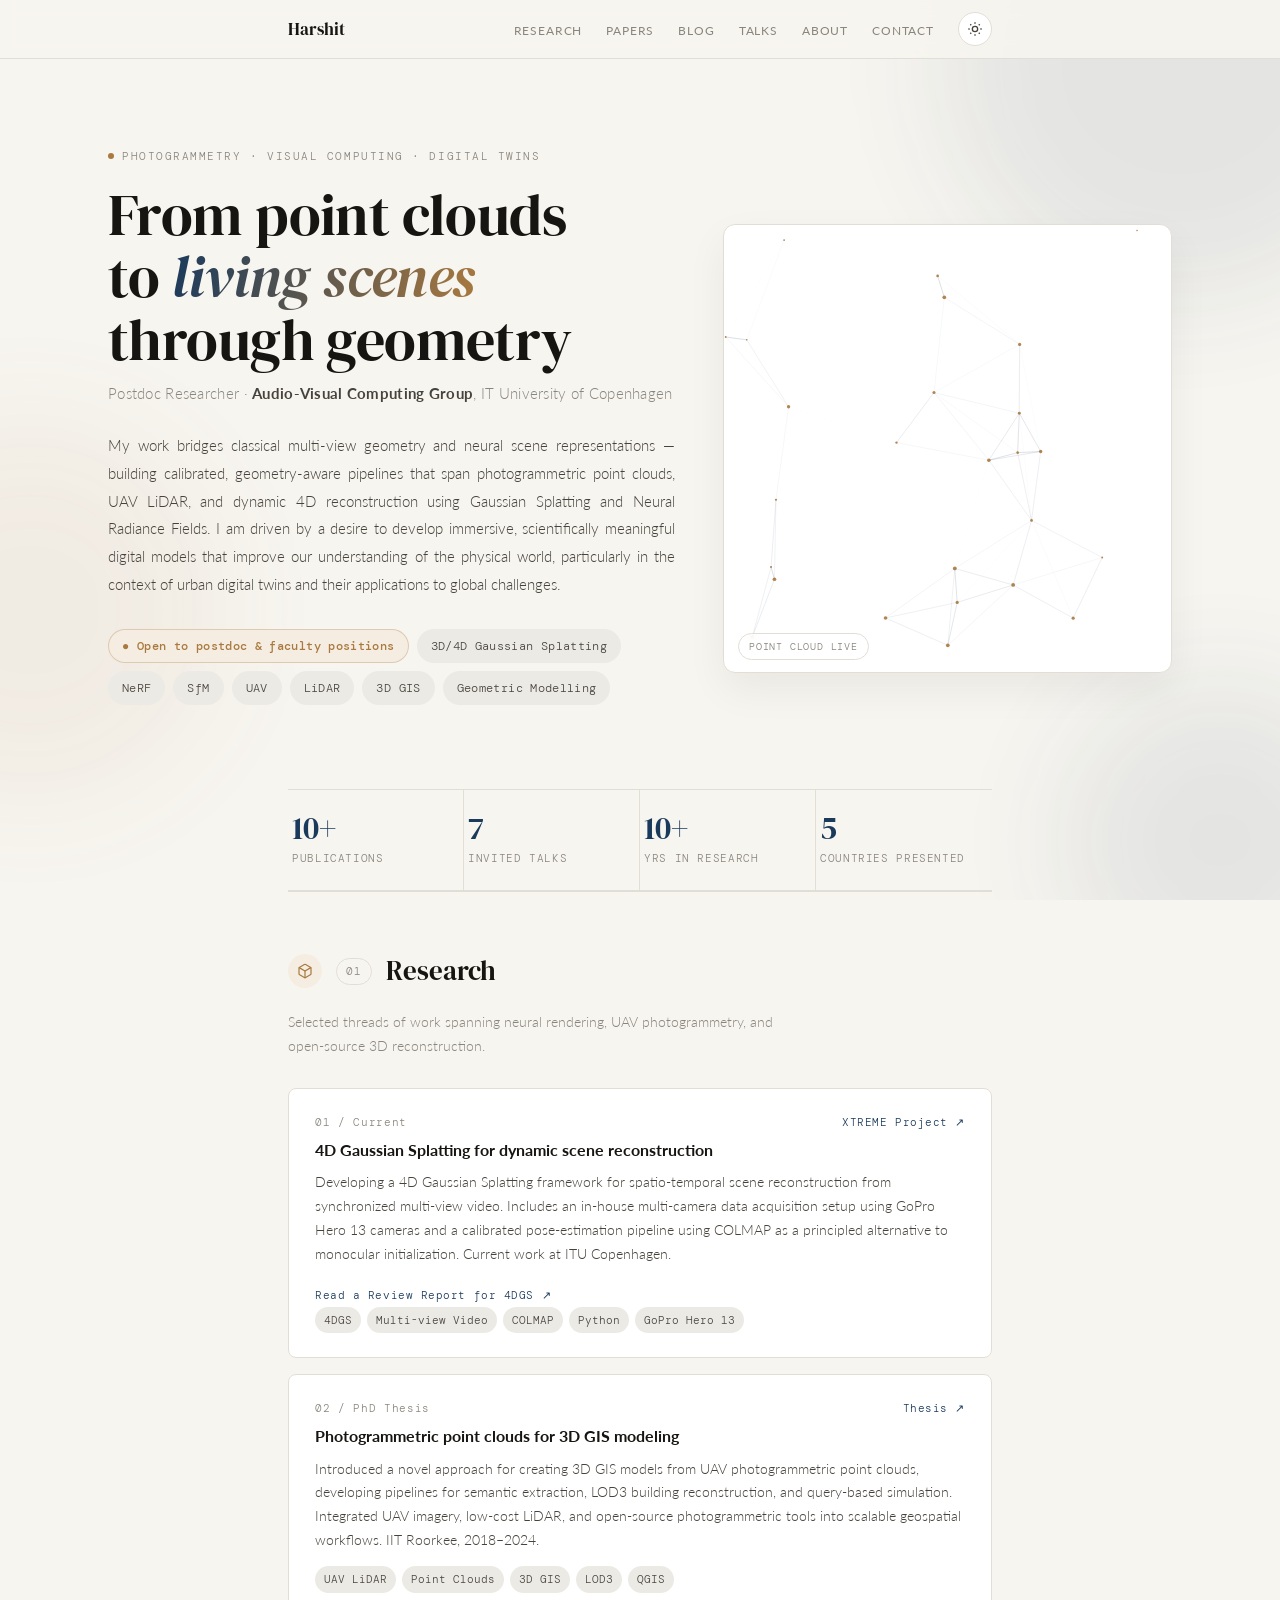
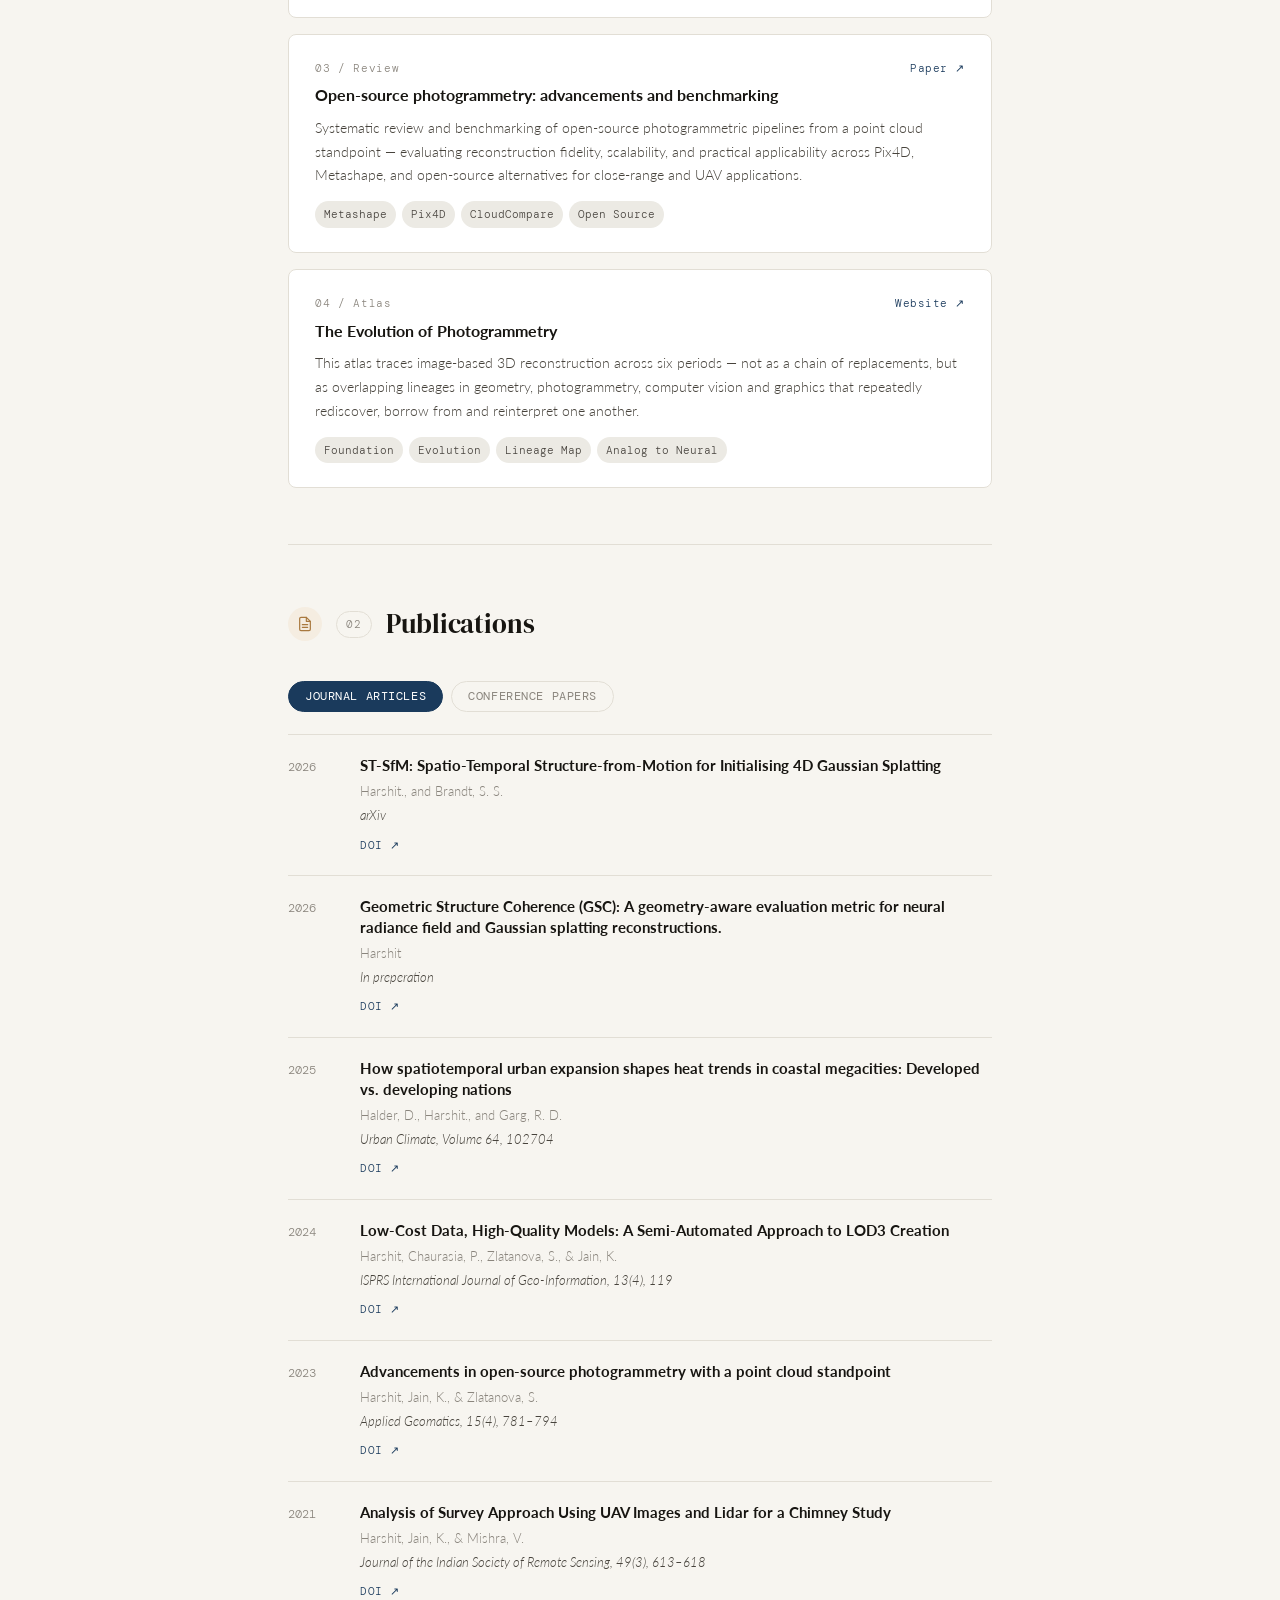
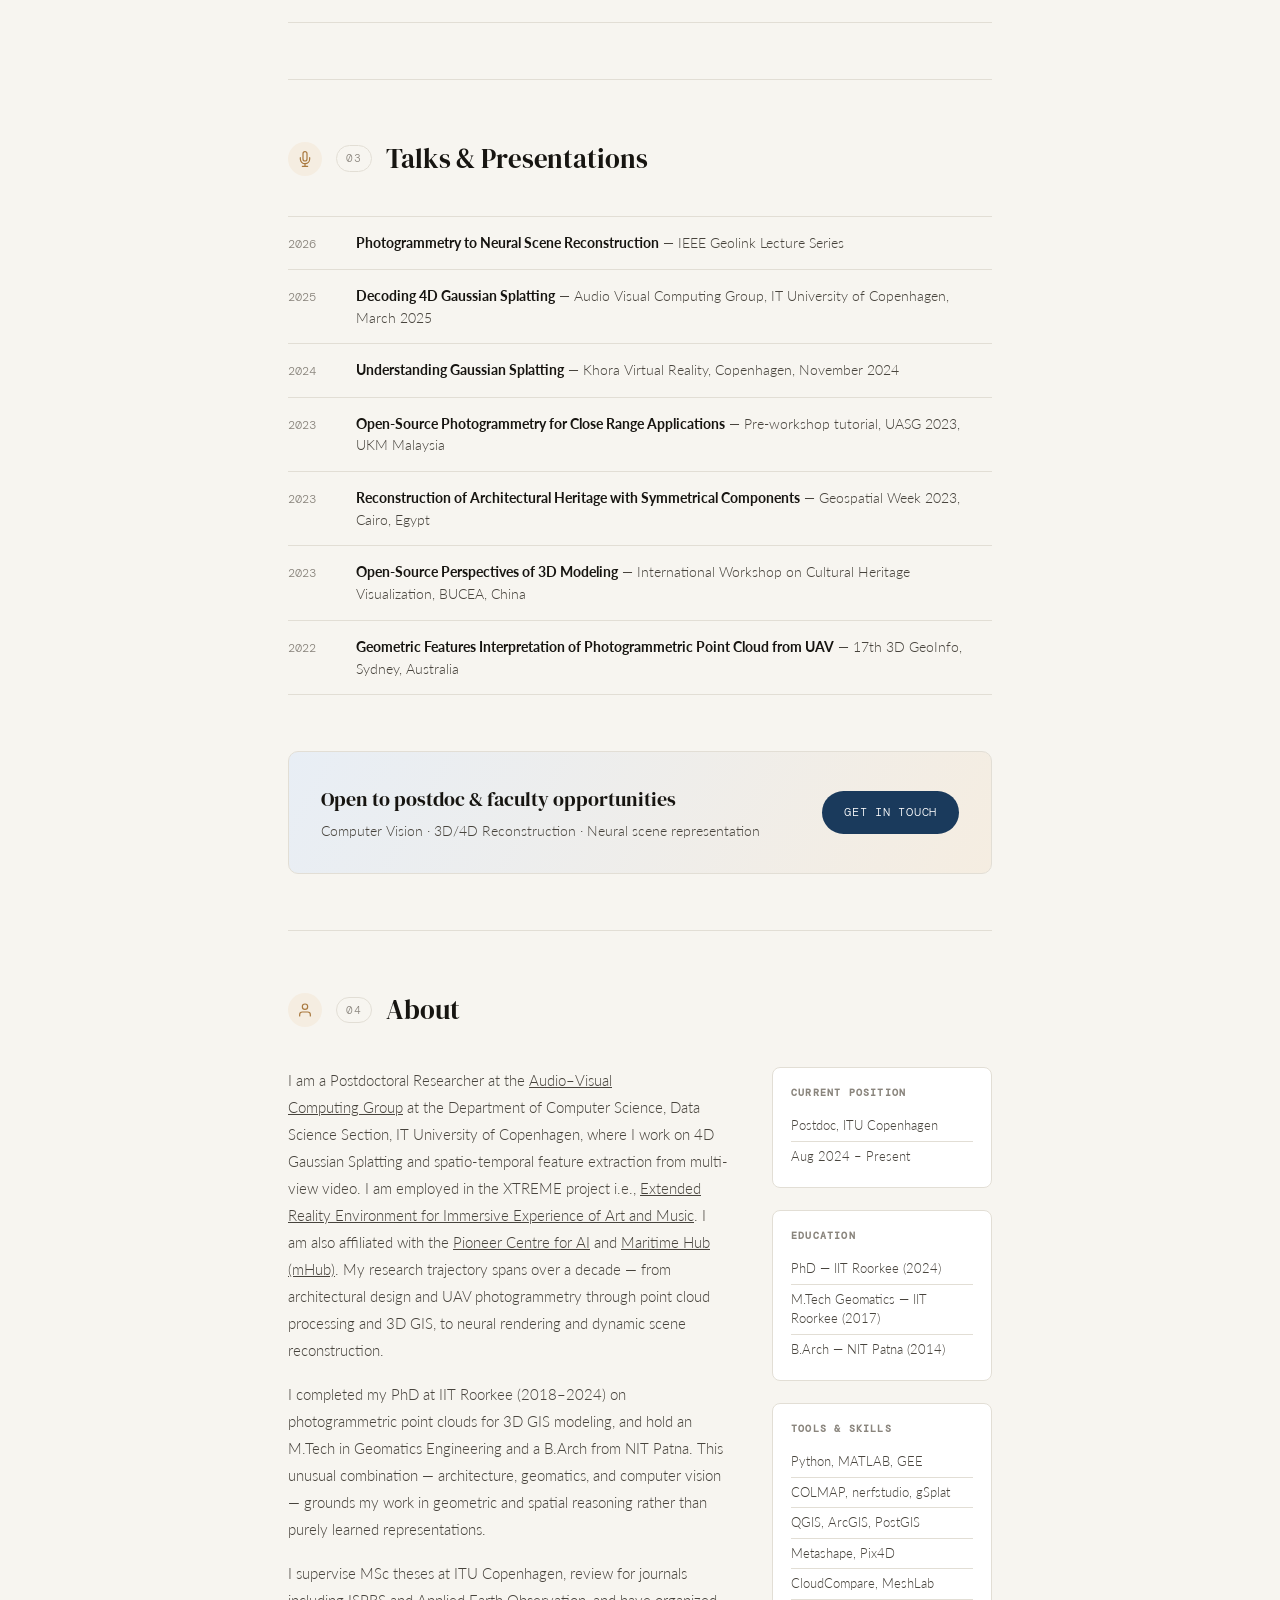
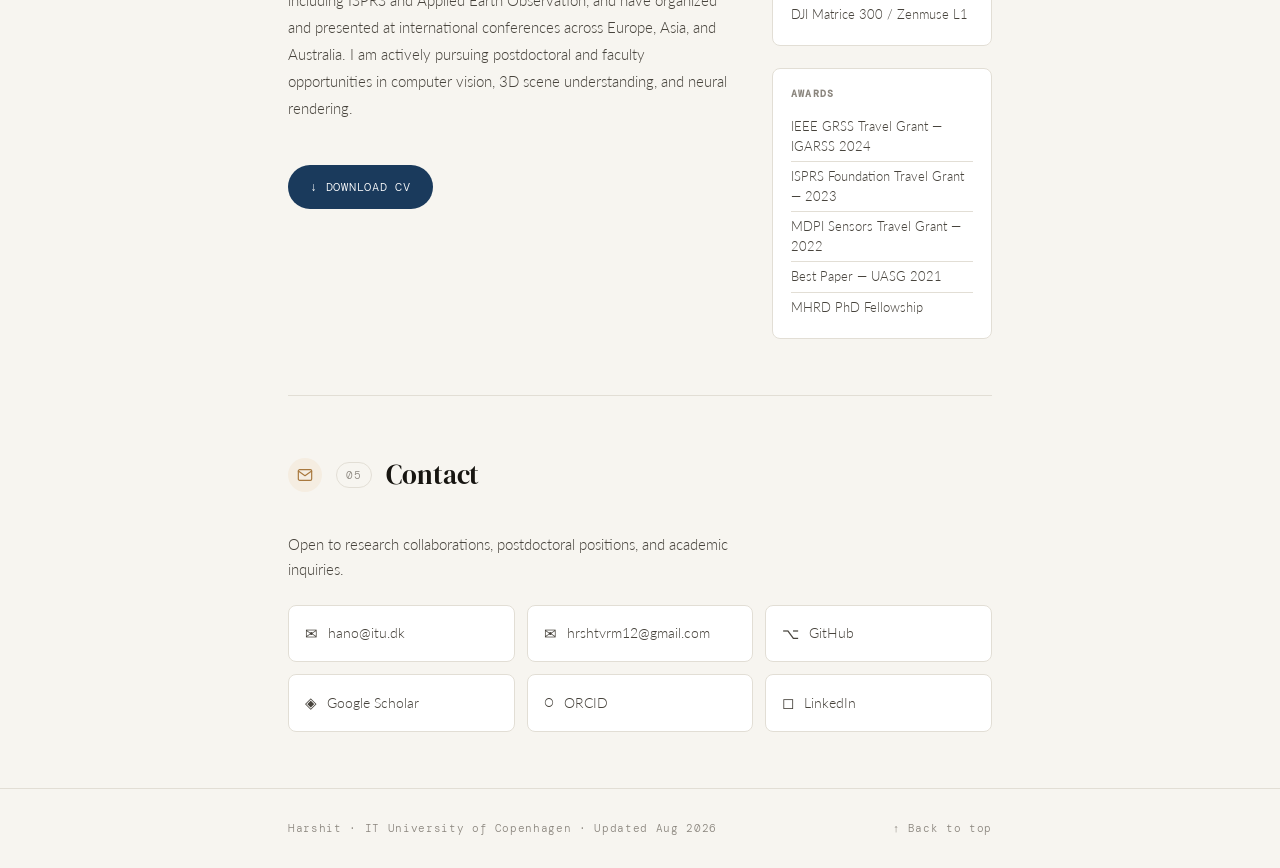
<file: index.html>
<!DOCTYPE html>
<html lang="en">
<head>
  <meta charset="UTF-8" />
  <meta name="viewport" content="width=device-width, initial-scale=1.0" />
  <title>Harshit — 3D Reconstruction & Neural Rendering</title>
  <meta name="description" content="Harshit — Postdoctoral Researcher, Audio-Visual Computing Group, IT University of Copenhagen. Research in 3D reconstruction, neural rendering, and digital twins." />
  <link rel="preconnect" href="https://fonts.googleapis.com" />
  <link href="https://fonts.googleapis.com/css2?family=DM+Serif+Display:ital@0;1&family=DM+Mono:wght@400;500&family=Lato:wght@300;400;700&display=swap" rel="stylesheet" />
  <style>
    :root {
      --bg: #f7f5f0;
      --surface: #ffffff;
      --surface-raised: #ffffff;
      --ink: #171511;
      --ink-mid: #47433c;
      --ink-muted: #8a857d;
      --accent: #1a3a5c;
      --accent-2: #a9793f;
      --accent-light: #e8eef5;
      --accent-2-light: #f5ede1;
      --rule: #e2ded5;
      --tag-bg: #eceae4;
      --tag-text: #4a4640;
      --link: #1a3a5c;
      --shadow: rgba(23, 21, 17, 0.06);
      --grad-a: rgba(26, 58, 92, 0.12);
      --grad-b: rgba(169, 121, 63, 0.10);
      --scheme: light;
      color-scheme: light;
    }

    html[data-theme="dark"] {
      --bg: #0f1115;
      --surface: #171a20;
      --surface-raised: #1c2027;
      --ink: #f3f1ea;
      --ink-mid: #c7c2b8;
      --ink-muted: #857f76;
      --accent: #7fa8d9;
      --accent-2: #d9ac6f;
      --accent-light: #1c2a38;
      --accent-2-light: #2b2419;
      --rule: #272b33;
      --tag-bg: #1f232b;
      --tag-text: #c7c2b8;
      --link: #7fa8d9;
      --shadow: rgba(0, 0, 0, 0.35);
      --grad-a: rgba(127, 168, 217, 0.10);
      --grad-b: rgba(217, 172, 111, 0.08);
      color-scheme: dark;
    }

    *, *::before, *::after { box-sizing: border-box; margin: 0; padding: 0; }
    html { scroll-behavior: smooth; }

    body {
      background: var(--bg);
      color: var(--ink);
      font-family: 'Lato', sans-serif;
      font-weight: 300;
      font-size: 16px;
      line-height: 1.7;
      -webkit-font-smoothing: antialiased;
      transition: background 0.3s ease, color 0.3s ease;
      overflow-x: hidden;
    }

    .wrapper { max-width: 760px; margin: 0 auto; padding: 0 28px; position: relative; }
    .wrapper.wide { max-width: 1120px; }

    a { color: inherit; }

    /* Ambient background accents */
    .bg-accent {
      position: fixed; inset: 0; z-index: -1; pointer-events: none; overflow: hidden;
    }
    .bg-accent span {
      position: absolute; border-radius: 50%; filter: blur(60px);
      opacity: 0.7; transition: opacity 0.3s ease, transform 0.6s cubic-bezier(0.16,1,0.3,1);
      will-change: transform;
    }
    .bg-accent .a1 { width: 480px; height: 480px; background: var(--grad-a); top: -180px; right: -140px; }
    .bg-accent .a2 { width: 380px; height: 380px; background: var(--grad-b); top: 420px; left: -160px; }
    .bg-accent .a3 { width: 320px; height: 320px; background: var(--grad-a); bottom: -100px; right: -100px; }

    /* Film-grain texture for depth */
    .grain {
      position: fixed; inset: 0; z-index: -1; pointer-events: none;
      opacity: 0.035; mix-blend-mode: overlay;
      background-image: url("data:image/svg+xml,%3Csvg xmlns='http://www.w3.org/2000/svg' width='200' height='200'%3E%3Cfilter id='n'%3E%3CfeTurbulence type='fractalNoise' baseFrequency='0.9' numOctaves='2' stitchTiles='stitch'/%3E%3C/filter%3E%3Crect width='100%25' height='100%25' filter='url(%23n)'/%3E%3C/svg%3E");
      background-size: 180px 180px;
      transition: opacity 0.3s ease;
    }
    html[data-theme="dark"] .grain { opacity: 0.07; mix-blend-mode: soft-light; }

    /* Nav */
    nav {
      position: sticky; top: 0; z-index: 100;
      background: color-mix(in srgb, var(--bg) 88%, transparent);
      backdrop-filter: blur(10px);
      border-bottom: 1px solid var(--rule);
      transition: background 0.3s ease, border-color 0.3s ease;
    }
    nav .wrapper {
      display: flex; align-items: center;
      justify-content: space-between; height: 58px;
    }
    .nav-name { font-family: 'DM Serif Display', serif; font-size: 17px; color: var(--ink); text-decoration: none; }
    .nav-right { display: flex; align-items: center; gap: 24px; }
    .nav-links { display: flex; gap: 24px; list-style: none; }
    .nav-links a {
      font-size: 12px; font-weight: 400; letter-spacing: 0.07em;
      text-transform: uppercase; color: var(--ink-muted); text-decoration: none;
      transition: color 0.2s; position: relative;
    }
    .nav-links a::after {
      content: ""; position: absolute; left: 0; bottom: -4px; width: 0; height: 1px;
      background: var(--accent); transition: width 0.25s ease;
    }
    .nav-links a:hover { color: var(--accent); }
    .nav-links a:hover::after { width: 100%; }

    .theme-toggle {
      width: 34px; height: 34px; border-radius: 50%;
      border: 1px solid var(--rule); background: var(--surface);
      display: flex; align-items: center; justify-content: center;
      cursor: pointer; color: var(--ink-mid); transition: border-color 0.2s, color 0.2s, transform 0.2s;
      flex-shrink: 0;
    }
    .theme-toggle:hover { border-color: var(--accent); color: var(--accent); transform: rotate(14deg); }
    .theme-toggle svg { width: 16px; height: 16px; }
    .theme-toggle .icon-moon { display: none; }
    html[data-theme="dark"] .theme-toggle .icon-sun { display: none; }
    html[data-theme="dark"] .theme-toggle .icon-moon { display: block; }

    .nav-toggle-btn {
      display: none; width: 34px; height: 34px; border-radius: 50%;
      border: 1px solid var(--rule); background: var(--surface); cursor: pointer;
      align-items: center; justify-content: center; color: var(--ink-mid);
    }

    /* Reveal-on-scroll */
    .reveal { opacity: 0; transform: translateY(22px); transition: opacity 0.7s ease, transform 0.7s ease; }
    .reveal.visible { opacity: 1; transform: translateY(0); }
    .reveal-stagger.visible .stagger-item {
      opacity: 1; transform: translateY(0);
    }
    .stagger-item {
      opacity: 0; transform: translateY(16px);
      transition: opacity 0.55s ease, transform 0.55s ease;
    }
    .reveal-stagger.visible .stagger-item:nth-child(1) { transition-delay: 0.02s; }
    .reveal-stagger.visible .stagger-item:nth-child(2) { transition-delay: 0.09s; }
    .reveal-stagger.visible .stagger-item:nth-child(3) { transition-delay: 0.16s; }
    .reveal-stagger.visible .stagger-item:nth-child(4) { transition-delay: 0.23s; }
    .reveal-stagger.visible .stagger-item:nth-child(5) { transition-delay: 0.30s; }
    .reveal-stagger.visible .stagger-item:nth-child(6) { transition-delay: 0.37s; }

    /* Hero */
    .hero { padding: 88px 0 40px; }
    .hero-eyebrow {
      font-family: 'DM Mono', monospace; font-size: 11px;
      letter-spacing: 0.14em; text-transform: uppercase;
      color: var(--ink-muted); margin-bottom: 18px;
      display: flex; align-items: center; gap: 8px;
    }
    .hero-eyebrow .dot {
      width: 6px; height: 6px; border-radius: 50%; background: var(--accent-2);
      display: inline-block; animation: pulse 2.4s ease-in-out infinite;
    }
    .hero h1 {
      font-family: 'DM Serif Display', serif;
      font-size: clamp(38px, 7vw, 58px);
      font-weight: 400; line-height: 1.08;
      color: var(--ink); margin-bottom: 10px;
      letter-spacing: -0.01em;
    }
    .hero h1 em {
      font-style: italic;
      background: linear-gradient(100deg, var(--accent), var(--accent-2));
      -webkit-background-clip: text; background-clip: text; color: transparent;
    }
    .hero-role { font-size: 14.5px; color: var(--ink-muted); margin-bottom: 26px; letter-spacing: 0.02em; }
    .hero-role strong { color: var(--ink-mid); font-weight: 700; }
    .hero-bio {
      font-size: 15px; color: var(--ink-mid);
      max-width: 600px; line-height: 1.85; margin-bottom: 30px;
    }
    .hero-chips { display: flex; flex-wrap: wrap; gap: 8px; margin-bottom: 44px; }
    .chip {
      font-size: 12px; font-family: 'DM Mono', monospace;
      padding: 6px 13px; border-radius: 100px;
      background: var(--tag-bg); color: var(--tag-text); letter-spacing: 0.03em;
      border: 1px solid transparent;
    }
    .chip.highlight {
      background: var(--accent-2-light); color: var(--accent-2);
      border-color: color-mix(in srgb, var(--accent-2) 30%, transparent);
      font-weight: 500;
    }

    /* Hero layout: text + generative visual */
    .hero-grid { display: grid; grid-template-columns: 1fr; gap: 8px; align-items: center; }
    .hero-visual {
      position: relative; aspect-ratio: 16 / 9; border-radius: 12px;
      border: 1px solid var(--rule); background: var(--surface);
      overflow: hidden; margin-bottom: 36px;
      box-shadow: 0 16px 40px var(--shadow);
    }
    .hero-visual canvas { position: absolute; inset: 0; width: 100%; height: 100%; display: block; }
    .hero-visual-label {
      position: absolute; bottom: 12px; left: 14px; z-index: 2;
      font-family: 'DM Mono', monospace; font-size: 10px; letter-spacing: 0.08em;
      text-transform: uppercase; color: var(--ink-muted);
      background: color-mix(in srgb, var(--surface) 72%, transparent);
      padding: 4px 10px; border-radius: 100px; backdrop-filter: blur(4px);
      border: 1px solid var(--rule);
    }
    @media (min-width: 900px) {
      .hero-grid { grid-template-columns: 1.2fr 0.95fr; gap: 48px; align-items: center; }
      .hero-visual { margin-bottom: 0; aspect-ratio: 1 / 1; }
    }

    /* Stats strip */
    .stats-strip {
      display: grid; grid-template-columns: repeat(4, 1fr);
      border-top: 1px solid var(--rule); border-bottom: 1px solid var(--rule);
    }
    .stat {
      padding: 22px 4px; text-align: left; border-right: 1px solid var(--rule);
    }
    .stat:last-child { border-right: none; }
    .stat-num {
      font-family: 'DM Serif Display', serif; font-size: clamp(24px, 4vw, 32px);
      color: var(--accent); line-height: 1; margin-bottom: 6px;
    }
    .stat-label {
      font-family: 'DM Mono', monospace; font-size: 10.5px; letter-spacing: 0.06em;
      text-transform: uppercase; color: var(--ink-muted);
    }

    /* Section */
    section {
      padding: 56px 0; border-top: 1px solid var(--rule);
    }
    .section-header { display: flex; align-items: center; gap: 14px; margin-bottom: 34px; }
    .section-header h2 { font-family: 'DM Serif Display', serif; font-size: 27px; font-weight: 400; letter-spacing: -0.005em; }
    .section-num {
      font-family: 'DM Mono', monospace; font-size: 11px; color: var(--ink-muted); letter-spacing: 0.1em;
      border: 1px solid var(--rule); border-radius: 100px; padding: 3px 9px;
    }
    .section-icon {
      display: flex; align-items: center; justify-content: center;
      width: 34px; height: 34px; flex-shrink: 0; border-radius: 50%;
      background: var(--accent-2-light); color: var(--accent-2);
    }
    .section-icon svg { width: 16px; height: 16px; }
    .section-lead {
      font-size: 14px; color: var(--ink-muted); margin-top: -18px; margin-bottom: 30px; max-width: 520px;
    }

    /* Research cards */
    .research-grid { display: flex; flex-direction: column; gap: 16px; }
    .r-card {
      background: var(--surface); border: 1px solid var(--rule);
      border-radius: 8px; padding: 24px 26px;
      transition: border-color 0.25s, box-shadow 0.25s, transform 0.25s;
      position: relative; overflow: hidden;
    }
    .r-card::before {
      content: ""; position: absolute; left: 0; top: 0; bottom: 0; width: 3px;
      background: linear-gradient(180deg, var(--accent), var(--accent-2));
      opacity: 0; transition: opacity 0.25s;
    }
    .r-card:hover { border-color: color-mix(in srgb, var(--accent) 35%, var(--rule)); box-shadow: 0 10px 28px var(--shadow); transform: translateY(-2px); }
    .r-card:hover::before { opacity: 1; }
    .r-card-top { display: flex; justify-content: space-between; align-items: flex-start; gap: 16px; margin-bottom: 9px; }
    .r-card-index {
      font-family: 'DM Mono', monospace; font-size: 11px; color: var(--ink-muted);
      display: block; margin-bottom: 8px; letter-spacing: 0.06em;
    }
    .r-card h3 { font-size: 15.5px; font-weight: 700; color: var(--ink); line-height: 1.4; }
    .r-card-links { display: flex; gap: 12px; flex-shrink: 0; }
    .r-link {
      font-family: 'DM Mono', monospace; font-size: 11px; letter-spacing: 0.05em;
      color: var(--link); text-decoration: none;
      border-bottom: 1px solid transparent; transition: border-color 0.2s;
      white-space: nowrap;
    }
    .r-link:hover { border-bottom-color: var(--link); }
    .r-card p { font-size: 14px; color: var(--ink-mid); line-height: 1.7; margin-bottom: 14px; }
    .r-tags { display: flex; flex-wrap: wrap; gap: 6px; }
    .r-tag {
      font-family: 'DM Mono', monospace; font-size: 11px;
      padding: 4px 9px; background: var(--tag-bg); color: var(--tag-text); border-radius: 100px;
    }

    /* Publications */
    .pub-tabs { display: flex; gap: 8px; margin-bottom: 4px; }
    .pub-tab {
      font-family: 'DM Mono', monospace; font-size: 11.5px; letter-spacing: 0.05em;
      text-transform: uppercase; color: var(--ink-muted); background: none;
      border: 1px solid var(--rule); border-radius: 100px; padding: 7px 16px;
      cursor: pointer; transition: all 0.2s;
    }
    .pub-tab:hover { color: var(--accent); border-color: var(--accent); }
    .pub-tab.active { background: var(--accent); color: #fff; border-color: var(--accent); }
    html[data-theme="dark"] .pub-tab.active { color: #10131a; }

    .pub-list { display: flex; flex-direction: column; margin-top: 22px; }
    .pub-group { display: none; }
    .pub-group.active { display: block; }
    .pub-item {
      display: grid; grid-template-columns: 56px 1fr;
      gap: 0 16px; padding: 20px 0; border-bottom: 1px solid var(--rule);
      transition: padding-left 0.25s;
    }
    .pub-item:hover { padding-left: 6px; }
    .pub-item:first-child { border-top: 1px solid var(--rule); }
    .pub-year { font-family: 'DM Mono', monospace; font-size: 12px; color: var(--ink-muted); padding-top: 2px; }
    .pub-title { font-size: 14.5px; font-weight: 700; color: var(--ink); margin-bottom: 4px; line-height: 1.45; }
    .pub-authors { font-size: 13px; color: var(--ink-muted); margin-bottom: 2px; }
    .pub-venue { font-size: 13px; color: var(--ink-mid); font-style: italic; margin-bottom: 9px; }
    .pub-actions { display: flex; gap: 14px; }
    .pub-action {
      font-family: 'DM Mono', monospace; font-size: 11px; letter-spacing: 0.05em;
      color: var(--link); text-decoration: none;
      border-bottom: 1px solid transparent; transition: border-color 0.2s;
    }
    .pub-action:hover { border-bottom-color: var(--link); }

    /* Talks */
    .talk-list { display: flex; flex-direction: column; gap: 0; position: relative; }
    .talk-item {
      display: grid; grid-template-columns: 52px 1fr;
      gap: 0 16px; padding: 15px 0; border-bottom: 1px solid var(--rule);
      font-size: 14px; transition: padding-left 0.25s;
    }
    .talk-item:hover { padding-left: 6px; }
    .talk-item:first-child { border-top: 1px solid var(--rule); }
    .talk-year { font-family: 'DM Mono', monospace; font-size: 12px; color: var(--ink-muted); padding-top: 2px; }
    .talk-title { color: var(--ink-mid); line-height: 1.55; }
    .talk-title strong { font-weight: 700; color: var(--ink); }

    /* CTA banner */
    .cta-banner {
      background: linear-gradient(120deg, var(--accent-light), var(--accent-2-light));
      border: 1px solid var(--rule); border-radius: 10px;
      padding: 30px 32px; display: flex; align-items: center; justify-content: space-between;
      gap: 20px; flex-wrap: wrap;
    }
    .cta-banner h3 { font-family: 'DM Serif Display', serif; font-size: 20px; font-weight: 400; margin-bottom: 4px; }
    .cta-banner p { font-size: 13.5px; color: var(--ink-mid); }
    .cta-btn {
      font-family: 'DM Mono', monospace; font-size: 12px; letter-spacing: 0.06em;
      text-transform: uppercase; color: #fff; background: var(--accent);
      padding: 11px 22px; border-radius: 100px; text-decoration: none;
      white-space: nowrap; transition: opacity 0.2s, transform 0.2s;
    }
    html[data-theme="dark"] .cta-btn { color: #10131a; }
    .cta-btn:hover { opacity: 0.88; transform: translateY(-1px); }

    /* About */
    .about-body { display: grid; grid-template-columns: 1fr 220px; gap: 44px; align-items: start; }
    .about-text p { font-size: 15px; color: var(--ink-mid); margin-bottom: 17px; line-height: 1.8; }
    .about-text p:last-child { margin-bottom: 0; }
    .about-sidebar { display: flex; flex-direction: column; gap: 22px; }
    .sidebar-block {
      background: var(--surface); border: 1px solid var(--rule); border-radius: 8px; padding: 16px 18px;
      transition: border-color 0.2s;
    }
    .sidebar-block:hover { border-color: color-mix(in srgb, var(--accent) 30%, var(--rule)); }
    .sidebar-block h4 {
      font-family: 'DM Mono', monospace; font-size: 10px;
      letter-spacing: 0.12em; text-transform: uppercase;
      color: var(--ink-muted); margin-bottom: 10px;
    }
    .sidebar-block ul { list-style: none; }
    .sidebar-block li {
      font-size: 13px; color: var(--ink-mid);
      padding: 5px 0; border-bottom: 1px solid var(--rule); line-height: 1.5;
    }
    .sidebar-block li:last-child { border-bottom: none; }
    .cv-download {
      display: inline-flex; align-items: center; gap: 8px; margin-top: 26px;
      font-family: 'DM Mono', monospace; font-size: 12px;
      letter-spacing: 0.06em; text-transform: uppercase;
      color: #fff; background: var(--accent);
      padding: 12px 22px; border-radius: 100px; text-decoration: none;
      transition: opacity 0.2s, transform 0.2s;
    }
    html[data-theme="dark"] .cv-download { color: #10131a; }
    .cv-download:hover { opacity: 0.88; transform: translateY(-1px); }

    /* Contact */
    .contact-grid { display: grid; grid-template-columns: repeat(auto-fit, minmax(190px, 1fr)); gap: 12px; margin-top: 8px; }
    .contact-link {
      display: flex; align-items: center; gap: 10px;
      font-size: 13.5px; color: var(--ink-mid); text-decoration: none;
      padding: 15px 16px; border: 1px solid var(--rule);
      border-radius: 8px; background: var(--surface);
      transition: border-color 0.2s, color 0.2s, transform 0.2s, box-shadow 0.2s;
    }
    .contact-link:hover { border-color: var(--accent); color: var(--accent); transform: translateY(-2px); box-shadow: 0 8px 20px var(--shadow); }
    .contact-icon { font-size: 15px; flex-shrink: 0; }

    /* Footer */
    footer { border-top: 1px solid var(--rule); padding: 30px 0; }
    footer .wrapper { display: flex; justify-content: space-between; align-items: center; flex-wrap: wrap; gap: 10px; }
    footer p { font-family: 'DM Mono', monospace; font-size: 11px; letter-spacing: 0.06em; color: var(--ink-muted); }
    .back-to-top {
      font-family: 'DM Mono', monospace; font-size: 11px; letter-spacing: 0.06em;
      color: var(--ink-muted); text-decoration: none; transition: color 0.2s;
    }
    .back-to-top:hover { color: var(--accent); }

    /* Scroll progress bar */
    .progress-bar {
      position: fixed; top: 0; left: 0; height: 2px; width: 0%;
      background: linear-gradient(90deg, var(--accent), var(--accent-2));
      z-index: 200; transition: width 0.1s linear;
    }

    @keyframes pulse {
      0%, 100% { opacity: 1; transform: scale(1); }
      50% { opacity: 0.4; transform: scale(0.7); }
    }

    @media (max-width: 640px) {
      .nav-links { position: fixed; top: 58px; left: 0; right: 0; background: var(--bg);
        flex-direction: column; gap: 0; border-bottom: 1px solid var(--rule);
        max-height: 0; overflow: hidden; transition: max-height 0.3s ease; }
      .nav-links.open { max-height: 320px; }
      .nav-links li { width: 100%; }
      .nav-links a { display: block; padding: 14px 28px; font-size: 12.5px; }
      .nav-toggle-btn { display: flex; }
      .about-body { grid-template-columns: 1fr; }
      .hero { padding: 56px 0 32px; }
      .stats-strip { grid-template-columns: repeat(2, 1fr); }
      .stat:nth-child(2) { border-right: none; }
      .stat:nth-child(3), .stat:nth-child(4) { border-top: 1px solid var(--rule); }
      .cta-banner { flex-direction: column; align-items: flex-start; }
    }
  </style>
</head>

<body>

<div class="progress-bar" id="progressBar"></div>
<div class="bg-accent"><span class="a1"></span><span class="a2"></span><span class="a3"></span></div>
<div class="grain"></div>

<nav>
  <div class="wrapper">
    <a href="#top" class="nav-name">Harshit</a>
    <div class="nav-right">
      <ul class="nav-links" id="navLinks">
        <li><a href="#research">Research</a></li>
        <li><a href="#publications">Papers</a></li>
        <li><a href="blog/index.html">Blog</a></li>
        <li><a href="#talks">Talks</a></li>
        <li><a href="#about">About</a></li>
        <li><a href="#contact">Contact</a></li>
      </ul>
      <button class="theme-toggle" id="themeToggle" aria-label="Toggle dark mode" type="button">
        <svg class="icon-sun" viewBox="0 0 24 24" fill="none" stroke="currentColor" stroke-width="2"><circle cx="12" cy="12" r="4"/><path d="M12 2v2M12 20v2M4.93 4.93l1.41 1.41M17.66 17.66l1.41 1.41M2 12h2M20 12h2M4.93 19.07l1.41-1.41M17.66 6.34l1.41-1.41"/></svg>
        <svg class="icon-moon" viewBox="0 0 24 24" fill="none" stroke="currentColor" stroke-width="2"><path d="M21 12.79A9 9 0 1 1 11.21 3 7 7 0 0 0 21 12.79z"/></svg>
      </button>
      <button class="nav-toggle-btn" id="navToggleBtn" aria-label="Toggle menu" type="button">
        <svg viewBox="0 0 24 24" fill="none" stroke="currentColor" stroke-width="2"><path d="M3 6h18M3 12h18M3 18h18"/></svg>
      </button>
    </div>
  </div>
</nav>

<main id="top">
  <div class="wrapper wide">

    <!-- Hero -->
    <div class="hero reveal">
      <div class="hero-grid">
        <div class="hero-text">
          <p class="hero-eyebrow"><span class="dot"></span>Photogrammetry · Visual Computing · Digital Twins</p>
          <h1>From point clouds<br>to <em>living scenes</em> through geometry</h1>
          <p class="hero-role">Postdoc Researcher · <strong>Audio-Visual Computing Group</strong>, IT University of Copenhagen</p>
          <p class="hero-bio" align="justify">
            My work bridges classical multi-view geometry and neural scene representations —
            building calibrated, geometry-aware pipelines that span photogrammetric point clouds,
            UAV LiDAR, and dynamic 4D reconstruction using Gaussian Splatting and Neural Radiance Fields.
            I am driven by a desire to develop immersive, scientifically meaningful digital models
            that improve our understanding of the physical world, particularly in the context
            of urban digital twins and their applications to global challenges.
          </p>
          <div class="hero-chips">
            <span class="chip highlight">● Open to postdoc &amp; faculty positions</span>
            <span class="chip">3D/4D Gaussian Splatting</span>
            <span class="chip">NeRF</span>
            <span class="chip">SfM</span>
            <span class="chip">UAV</span>
            <span class="chip">LiDAR</span>
            <span class="chip">3D GIS</span>
            <span class="chip">Geometric Modelling</span>
          </div>
        </div>
        <div class="hero-visual" aria-hidden="true">
          <canvas id="heroCanvas"></canvas>
          <span class="hero-visual-label">Point cloud live</span>
        </div>
      </div>
    </div>
  </div>

  <div class="wrapper">
    <div class="stats-strip reveal">
      <div class="stat"><div class="stat-num">10+</div><div class="stat-label">Publications</div></div>
      <div class="stat"><div class="stat-num">7</div><div class="stat-label">Invited Talks</div></div>
      <div class="stat"><div class="stat-num">10+</div><div class="stat-label">Yrs in Research</div></div>
      <div class="stat"><div class="stat-num">5</div><div class="stat-label">Countries Presented</div></div>
    </div>

    <!-- Research -->
    <section id="research">
      <div class="section-header reveal">
        <span class="section-icon"><svg viewBox="0 0 24 24" fill="none" stroke="currentColor" stroke-width="1.8" stroke-linecap="round" stroke-linejoin="round"><path d="M21 8a2 2 0 0 0-1-1.73l-7-4a2 2 0 0 0-2 0l-7 4A2 2 0 0 0 3 8v8a2 2 0 0 0 1 1.73l7 4a2 2 0 0 0 2 0l7-4a2 2 0 0 0 1-1.73z"/><polyline points="3.27 6.96 12 12.01 20.73 6.96"/><line x1="12" y1="22.08" x2="12" y2="12"/></svg></span>
        <span class="section-num">01</span>
        <h2>Research</h2>
      </div>
      <p class="section-lead reveal">Selected threads of work spanning neural rendering, UAV photogrammetry, and open-source 3D reconstruction.</p>
      <div class="research-grid reveal-stagger">

        <div class="r-card stagger-item">
          <div class="r-card-top">
            <div>
              <span class="r-card-index">01 / Current</span>
              <h3>4D Gaussian Splatting for dynamic scene reconstruction</h3>
            </div>
            <div class="r-card-links">
              <a class="r-link" href="https://xtremeitu.dk/" target="_blank">XTREME Project ↗</a>
            </div>
          </div>
          <p>
            Developing a 4D Gaussian Splatting framework for spatio-temporal scene reconstruction
            from synchronized multi-view video. Includes an in-house multi-camera data acquisition
            setup using GoPro Hero 13 cameras and a calibrated pose-estimation pipeline using COLMAP
            as a principled alternative to monocular initialization. Current work at ITU Copenhagen.
          </p>
            <a class="pub-action" href="blog/posts/4DGS_report.html" target="_blank">Read a Review Report for 4DGS ↗</a>
          
          <div class="r-tags">
            <span class="r-tag">4DGS</span><span class="r-tag">Multi-view Video</span>
            <span class="r-tag">COLMAP</span><span class="r-tag">Python</span><span class="r-tag">GoPro Hero 13</span>
          </div>
        </div>

        <div class="r-card stagger-item">
          <div class="r-card-top">
            <div>
              <span class="r-card-index">02 / PhD Thesis</span>
              <h3>Photogrammetric point clouds for 3D GIS modeling</h3>
            </div>
            <div class="r-card-links">
              <a class="r-link" href="http://shodhbhagirathi.iitr.ac.in:8081/jspui/handle/123456789/20438" target="_blank">Thesis ↗</a>
            </div>
          </div>
          <p>
            Introduced a novel approach for creating 3D GIS models from UAV photogrammetric point clouds,
            developing pipelines for semantic extraction, LOD3 building reconstruction, and query-based
            simulation. Integrated UAV imagery, low-cost LiDAR, and open-source photogrammetric tools
            into scalable geospatial workflows. IIT Roorkee, 2018–2024.
          </p>
          <div class="r-tags">
            <span class="r-tag">UAV LiDAR</span><span class="r-tag">Point Clouds</span>
            <span class="r-tag">3D GIS</span><span class="r-tag">LOD3</span><span class="r-tag">QGIS</span>
          </div>
        </div>

        <div class="r-card stagger-item">
          <div class="r-card-top">
            <div>
              <span class="r-card-index">03 / Review</span>
              <h3>Open-source photogrammetry: advancements and benchmarking</h3>
            </div>
            <div class="r-card-links">
              <a class="r-link" href="https://doi.org/10.1007/s12518-023-00529-4" target="_blank">Paper ↗</a>
            </div>
          </div>
          <p>
            Systematic review and benchmarking of open-source photogrammetric pipelines from a
            point cloud standpoint — evaluating reconstruction fidelity, scalability, and practical
            applicability across Pix4D, Metashape, and open-source alternatives for close-range
            and UAV applications.
          </p>
          <div class="r-tags">
            <span class="r-tag">Metashape</span><span class="r-tag">Pix4D</span>
            <span class="r-tag">CloudCompare</span><span class="r-tag">Open Source</span>
          </div>
        </div>

        <div class="r-card stagger-item">
          <div class="r-card-top">
            <div>
              <span class="r-card-index">04 / Atlas</span>
              <h3>The Evolution of Photogrammetry</h3>
            </div>
            <div class="r-card-links">
              <a class="r-link" href="https://harshitvrm.github.io/photogrammetry-evolution/" target="_blank">Website ↗</a>
            </div>
          </div>
          <p>
            This atlas traces image-based 3D reconstruction across six periods — 
            not as a chain of replacements, but as overlapping lineages in geometry,
            photogrammetry, computer vision and graphics that repeatedly rediscover, 
            borrow from and reinterpret one another.
          </p>
          <div class="r-tags">
            <span class="r-tag">Foundation</span><span class="r-tag">Evolution</span>
            <span class="r-tag">Lineage Map</span><span class="r-tag">Analog to Neural</span>
          </div>
        </div>

      </div>
    </section>

    <!-- Publications -->
    <section id="publications">
      <div class="section-header reveal">
        <span class="section-icon"><svg viewBox="0 0 24 24" fill="none" stroke="currentColor" stroke-width="1.8" stroke-linecap="round" stroke-linejoin="round"><path d="M14 2H6a2 2 0 0 0-2 2v16a2 2 0 0 0 2 2h12a2 2 0 0 0 2-2V8z"/><polyline points="14 2 14 8 20 8"/><line x1="16" y1="13" x2="8" y2="13"/><line x1="16" y1="17" x2="8" y2="17"/></svg></span>
        <span class="section-num">02</span>
        <h2>Publications</h2>
      </div>
      <div class="pub-tabs reveal">
        <button class="pub-tab active" data-target="pub-journal" type="button">Journal Articles</button>
        <button class="pub-tab" data-target="pub-conf" type="button">Conference Papers</button>
      </div>

      <div class="pub-list reveal">
        
        <div class="pub-group active" id="pub-journal">
          <div class="pub-item">
            <span class="pub-year">2026</span>
            <div>
              <p class="pub-title">ST-SfM: Spatio-Temporal Structure-from-Motion for Initialising 4D Gaussian Splatting</p>
              <p class="pub-authors">Harshit., and Brandt, S. S. </p>
              <p class="pub-venue">arXiv</p>
              <div class="pub-actions">
                <a class="pub-action" href="https://doi.org/10.48550/arXiv.2611.32231" target="_blank">DOI ↗</a>
              </div>
            </div>
          </div>
          
          <div class="pub-item">
            <span class="pub-year">2026</span>
            <div>
              <p class="pub-title">Geometric Structure Coherence (GSC): A geometry-aware evaluation metric for neural radiance field and Gaussian splatting reconstructions. </p>
              <p class="pub-authors">Harshit</p>
              <p class="pub-venue">In preperation</p>
              <div class="pub-actions">
                <a class="pub-action" href=# target="_blank">DOI ↗</a>
              </div>
            </div>
          </div>
          
          <div class="pub-item">
            <span class="pub-year">2025</span>
            <div>
              <p class="pub-title">How spatiotemporal urban expansion shapes heat trends in coastal megacities: Developed vs. developing nations</p>
              <p class="pub-authors">Halder, D., Harshit., and Garg, R. D.</p>
              <p class="pub-venue">Urban Climate, Volume 64, 102704</p>
              <div class="pub-actions">
                <a class="pub-action" href="https://doi.org/10.1016/j.uclim.2025.102704" target="_blank">DOI ↗</a>
              </div>
            </div>
          </div>

          <div class="pub-item">
            <span class="pub-year">2024</span>
            <div>
              <p class="pub-title">Low-Cost Data, High-Quality Models: A Semi-Automated Approach to LOD3 Creation</p>
              <p class="pub-authors">Harshit, Chaurasia, P., Zlatanova, S., &amp; Jain, K.</p>
              <p class="pub-venue">ISPRS International Journal of Geo-Information, 13(4), 119</p>
              <div class="pub-actions">
                <a class="pub-action" href="https://doi.org/10.3390/ijgi13040119" target="_blank">DOI ↗</a>
              </div>
            </div>
          </div>

          <div class="pub-item">
            <span class="pub-year">2023</span>
            <div>
              <p class="pub-title">Advancements in open-source photogrammetry with a point cloud standpoint</p>
              <p class="pub-authors">Harshit, Jain, K., &amp; Zlatanova, S.</p>
              <p class="pub-venue">Applied Geomatics, 15(4), 781–794</p>
              <div class="pub-actions">
                <a class="pub-action" href="https://doi.org/10.1007/s12518-023-00529-4" target="_blank">DOI ↗</a>
              </div>
            </div>
          </div>

          <div class="pub-item">
            <span class="pub-year">2021</span>
            <div>
              <p class="pub-title">Analysis of Survey Approach Using UAV Images and Lidar for a Chimney Study</p>
              <p class="pub-authors">Harshit, Jain, K., &amp; Mishra, V.</p>
              <p class="pub-venue">Journal of the Indian Society of Remote Sensing, 49(3), 613–618</p>
              <div class="pub-actions">
                <a class="pub-action" href="https://doi.org/10.1007/s12524-020-01243-z" target="_blank">DOI ↗</a>
              </div>
            </div>
          </div>
        </div>

       <div class="pub-group" id="pub-conf">
          <div class="pub-item">
            <span class="pub-year">2026</span>
            <div>
              <p class="pub-title">Eigenvalue-Based Geometric Analysis for SfM, NeRF, and 3D Gaussian Splatting Reconstructions</p>
              <p class="pub-authors">Harshit</p>
              <p class="pub-venue">9th International ISPRS Workshop Low-Cost 3D - Sensors, Algorithms, Applications (LC3D), Braunschweig, Germany</p>
              <div class="pub-actions">
                <a class="pub-action" href="assets/LC3D_poster.pdf" target="_blank" rel="noopener">See Poster ↗</a>
              </div>
            </div>
          </div>

          <div class="pub-item">
            <span class="pub-year">2026</span>
            <div>
              <p class="pub-title">Geometric Sampling Strategies for Spatio-Temporal Feature Description in Video Volumes</p>
              <p class="pub-authors">Harshit., and Brandt, S. S.</p>
              <p class="pub-venue">Danish Digitalization, Data Science and AI, D3A 4.0, Nyborg</p>
              <div class="pub-actions">
                <a class="pub-action" href="assets/D3A_Poster_Harshit.pdf" target="_blank" rel="noopener">See Poster ↗</a>
              </div>
            </div>
          </div>
         
         <div class="pub-item">
            <span class="pub-year">2025</span>
            <div>
              <p class="pub-title">3D Local Climate Zone Modeling and Digital Twin Integration for Advanced Climate Resilience using AI</p>
              <p class="pub-authors">Halder, D., Harshit, H., and Garg, R. D.</p>
              <p class="pub-venue">12th International Conference on Urban Climate (ICUC12), Rotterdam</p>
              <div class="pub-actions">
                <a class="pub-action" href="https://doi.org/10.5194/icuc12-954" target="_blank">DOI ↗</a>
              </div>
            </div>
          </div>
 
          <div class="pub-item">
            <span class="pub-year">2023</span>
            <div>
              <p class="pub-title">Analysis of Shadow Interference on Chromatic Information in Unmanned Aerial Vehicle Optical Imagery</p>
              <p class="pub-authors">Kushwaha, S. K. P., Dali, A., Harshit, Singh, C. H., Rai, A., &amp; Jain, K.</p>
              <p class="pub-venue">2023 IEEE India Geoscience and Remote Sensing Symposium (InGARSS)</p>
              <div class="pub-actions">
                <a class="pub-action" href="https://doi.org/10.1109/ingarss59135.2023.10490379" target="_blank">DOI ↗</a>
              </div>
            </div>
          </div>
 
          <div class="pub-item">
            <span class="pub-year">2023</span>
            <div>
              <p class="pub-title">Reconstruction of Architectural Heritage with Symmetrical Components</p>
              <p class="pub-authors">Harshit, Jain, K., Zlatanova, S., &amp; Halder, D.</p>
              <p class="pub-venue">ISPRS Annals, Geospatial Week 2023, Cairo</p>
              <div class="pub-actions">
                <a class="pub-action" href="https://doi.org/10.5194/isprs-annals-x-1-w1-2023-191-2023" target="_blank">DOI ↗</a>
              </div>
            </div>
          </div>
 
          <div class="pub-item">
            <span class="pub-year">2023</span>
            <div>
              <p class="pub-title">Assessment of Fly Ash Inundation using UAV Photogrammetry</p>
              <p class="pub-authors">Harshit, Kamal Jain</p>
              <p class="pub-venue">AGU Fall Meeting 2023, Chicago, IL — Abstract ID: 1080769</p>
            </div>
          </div>
 
          <div class="pub-item">
            <span class="pub-year">2023</span>
            <div>
              <p class="pub-title">Augmentation of Urban Atmosphere Through Amalgamation of Geospatial &amp; Anthropogenic Data</p>
              <p class="pub-authors">Halder, D., Harshit, H., Rai, A., &amp; Garg, R. D.</p>
              <p class="pub-venue">IGARSS 2023 — IEEE International Geoscience and Remote Sensing Symposium</p>
              <div class="pub-actions">
                <a class="pub-action" href="https://doi.org/10.1109/igarss52108.2023.10281815" target="_blank">DOI ↗</a>
              </div>
            </div>
          </div>
 
          <div class="pub-item">
            <span class="pub-year">2023</span>
            <div>
              <p class="pub-title">Quality Assessment of UAV Data using Multiple RTK Reference Stations</p>
              <p class="pub-authors">Singh, C. H., Rai, A., Harshit, Mishra, V., Kushwaha, S. K. P., &amp; Jain, K.</p>
              <p class="pub-venue">2023 International Conference on Machine Intelligence for GeoAnalytics and Remote Sensing (MIGARS)</p>
              <div class="pub-actions">
                <a class="pub-action" href="https://doi.org/10.1109/migars57353.2023.10064555" target="_blank">DOI ↗</a>
              </div>
            </div>
          </div>
 
          <div class="pub-item">
            <span class="pub-year">2023</span>
            <div>
              <p class="pub-title">Solar Roof Panel Extraction from UAV Photogrammetric Point Cloud</p>
              <p class="pub-authors">Kushwaha, S. K. P., Harshit, &amp; Jain, K.</p>
              <p class="pub-venue">Lecture Notes in Civil Engineering, 173–185</p>
              <div class="pub-actions">
                <a class="pub-action" href="https://doi.org/10.1007/978-3-031-19309-5_13" target="_blank">DOI ↗</a>
              </div>
            </div>
          </div>
 
          <div class="pub-item">
            <span class="pub-year">2023</span>
            <div>
              <p class="pub-title">Elevation Data Acquisition Accuracy Assessment for ESRI Drone2Map, Agisoft Metashape, and Pix4Dmapper UAV Photogrammetry Software</p>
              <p class="pub-authors">Tyagi, D., Mishra, V., &amp; Verma, H.</p>
              <p class="pub-venue">Lecture Notes in Civil Engineering, 121–131 (Book Chapter)</p>
              <div class="pub-actions">
                <a class="pub-action" href="https://doi.org/10.1007/978-3-031-19309-5_9" target="_blank">DOI ↗</a>
              </div>
            </div>
          </div>
 
          <div class="pub-item">
            <span class="pub-year">2022</span>
            <div>
              <p class="pub-title">Geometric Features Interpretation of Photogrammetric Point Cloud from Unmanned Aerial Vehicle</p>
              <p class="pub-authors">Harshit, Kushwaha, S. K. P., &amp; Jain, K.</p>
              <p class="pub-venue">ISPRS Annals, 17th 3D GeoInfo, Sydney</p>
              <div class="pub-actions">
                <a class="pub-action" href="https://doi.org/10.5194/isprs-annals-x-4-w2-2022-83-2022" target="_blank">DOI ↗</a>
              </div>
            </div>
          </div>
 
          <div class="pub-item">
            <span class="pub-year">2022</span>
            <div>
              <p class="pub-title">Augmented Reality in Education and Remote Sensing</p>
              <p class="pub-authors">Rai, A., Harshit, Jain, K., &amp; Khoshelham, K.</p>
              <p class="pub-venue">IGARSS 2022 — IEEE International Geoscience and Remote Sensing Symposium</p>
              <div class="pub-actions">
                <a class="pub-action" href="https://doi.org/10.1109/igarss46834.2022.9884101" target="_blank">DOI ↗</a>
              </div>
            </div>
          </div>
 
          <div class="pub-item">
            <span class="pub-year">2022</span>
            <div>
              <p class="pub-title">Application of UAV Swarm Semi-Autonomous System for the Linear Photogrammetric Survey</p>
              <p class="pub-authors">Singh, C., Mishra, V., Harshit, H., Jain, K., &amp; Mokros, M.</p>
              <p class="pub-venue">The International Archives of the Photogrammetry, Remote Sensing and Spatial Information Sciences, XLIII-B1-2022, 407–413</p>
              <div class="pub-actions">
                <a class="pub-action" href="https://doi.org/10.5194/isprs-archives-xliii-b1-2022-407-2022" target="_blank">DOI ↗</a>
              </div>
            </div>
          </div>
        </div>
 
      </div>
    </section>

    <!-- Talks -->
    <section id="talks">
      <div class="section-header reveal">
        <span class="section-icon"><svg viewBox="0 0 24 24" fill="none" stroke="currentColor" stroke-width="1.8" stroke-linecap="round" stroke-linejoin="round"><path d="M12 1a3 3 0 0 0-3 3v8a3 3 0 0 0 6 0V4a3 3 0 0 0-3-3z"/><path d="M19 10v2a7 7 0 0 1-14 0v-2"/><line x1="12" y1="19" x2="12" y2="23"/><line x1="8" y1="23" x2="16" y2="23"/></svg></span>
        <span class="section-num">03</span>
        <h2>Talks &amp; Presentations</h2>
      </div>
      <div class="talk-list reveal-stagger">
        <div class="talk-item stagger-item">
          <span class="talk-year">2026</span>
          <span class="talk-title"><strong>Photogrammetry to Neural Scene Reconstruction</strong> — IEEE Geolink Lecture Series</span>
        </div>
        <div class="talk-item stagger-item">
          <span class="talk-year">2025</span>
          <span class="talk-title"><strong>Decoding 4D Gaussian Splatting</strong> — Audio Visual Computing Group, IT University of Copenhagen, March 2025</span>
        </div>
        <div class="talk-item stagger-item">
          <span class="talk-year">2024</span>
          <span class="talk-title"><strong>Understanding Gaussian Splatting</strong> — Khora Virtual Reality, Copenhagen, November 2024</span>
        </div>
        <div class="talk-item stagger-item">
          <span class="talk-year">2023</span>
          <span class="talk-title"><strong>Open-Source Photogrammetry for Close Range Applications</strong> — Pre-workshop tutorial, UASG 2023, UKM Malaysia</span>
        </div>
        <div class="talk-item stagger-item">
          <span class="talk-year">2023</span>
          <span class="talk-title"><strong>Reconstruction of Architectural Heritage with Symmetrical Components</strong> — Geospatial Week 2023, Cairo, Egypt</span>
        </div>
        <div class="talk-item stagger-item">
          <span class="talk-year">2023</span>
          <span class="talk-title"><strong>Open-Source Perspectives of 3D Modeling</strong> — International Workshop on Cultural Heritage Visualization, BUCEA, China</span>
        </div>
        <div class="talk-item stagger-item">
          <span class="talk-year">2022</span>
          <span class="talk-title"><strong>Geometric Features Interpretation of Photogrammetric Point Cloud from UAV</strong> — 17th 3D GeoInfo, Sydney, Australia</span>
        </div>
      </div>
    </section>

    <!-- CTA -->
    <section style="border-top:none; padding-top:0;">
      <div class="cta-banner reveal">
        <div>
          <h3>Open to postdoc &amp; faculty opportunities</h3>
          <p>Computer Vision · 3D/4D Reconstruction · Neural scene representation</p>
        </div>
        <a class="cta-btn" href="#contact">Get in touch</a>
      </div>
    </section>

    <!-- About -->
    <section id="about">
      <div class="section-header reveal">
        <span class="section-icon"><svg viewBox="0 0 24 24" fill="none" stroke="currentColor" stroke-width="1.8" stroke-linecap="round" stroke-linejoin="round"><path d="M20 21v-2a4 4 0 0 0-4-4H8a4 4 0 0 0-4 4v2"/><circle cx="12" cy="7" r="4"/></svg></span>
        <span class="section-num">04</span>
        <h2>About</h2>
      </div>
      <div class="about-body reveal">
        <div class="about-text">
          <p>
            I am a Postdoctoral Researcher at the <a href="https://avc.itu.dk/">Audio–Visual Computing Group</a>
            at the Department of Computer Science, Data Science Section, IT University of
            Copenhagen, where I work on 4D Gaussian Splatting and spatio-temporal feature extraction
            from multi-view video. I am employed in the XTREME project i.e., <a href="https://pure.itu.dk/da/projects/extended-reality-
            environment-for-immersive-experience-of-art-and-/">Extended Reality Environment 
            for Immersive Experience of Art and Music</a>. I am also affiliated with the <a href="https://www.aicentre.dk/">Pioneer 
            Centre for AI</a> and <a href="https://mhub.itu.dk/People">Maritime Hub (mHub)</a>. 
            My research trajectory spans over a decade — from architectural design and UAV photogrammetry 
            through point cloud processing and 3D GIS, to neural rendering and dynamic scene reconstruction.
          </p>
          <p>
            I completed my PhD at IIT Roorkee (2018–2024) on photogrammetric point clouds for 3D GIS
            modeling, and hold an M.Tech in Geomatics Engineering and a B.Arch from NIT Patna.
            This unusual combination — architecture, geomatics, and computer vision — grounds my
            work in geometric and spatial reasoning rather than purely learned representations.
          </p>
          <p>
            I supervise MSc theses at ITU Copenhagen, review for journals including ISPRS and
            Applied Earth Observation, and have organized and presented at international
            conferences across Europe, Asia, and Australia. I am actively pursuing postdoctoral
            and faculty opportunities in computer vision, 3D scene understanding, and neural rendering.
          </p>
          <a class="cv-download" href="assets/CV_harshit.pdf" target="_blank">↓ Download CV</a>
        </div>
        <div class="about-sidebar">
          <div class="sidebar-block">
            <h4>Current Position</h4>
            <ul>
              <li>Postdoc, ITU Copenhagen</li>
              <li>Aug 2024 – Present</li>
            </ul>
          </div>
          <div class="sidebar-block">
            <h4>Education</h4>
            <ul>
              <li>PhD — IIT Roorkee (2024)</li>
              <li>M.Tech Geomatics — IIT Roorkee (2017)</li>
              <li>B.Arch — NIT Patna (2014)</li>
            </ul>
          </div>
          <div class="sidebar-block">
            <h4>Tools &amp; Skills</h4>
            <ul>
              <li>Python, MATLAB, GEE</li>
              <li>COLMAP, nerfstudio, gSplat</li>
              <li>QGIS, ArcGIS, PostGIS</li>
              <li>Metashape, Pix4D</li>
              <li>CloudCompare, MeshLab</li>
              <li>DJI Matrice 300 / Zenmuse L1</li>
            </ul>
          </div>
          <div class="sidebar-block">
            <h4>Awards</h4>
            <ul>
              <li>IEEE GRSS Travel Grant — IGARSS 2024</li>
              <li>ISPRS Foundation Travel Grant — 2023</li>
              <li>MDPI Sensors Travel Grant — 2022</li>
              <li>Best Paper — UASG 2021</li>
              <li>MHRD PhD Fellowship</li>
            </ul>
          </div>
        </div>
      </div>
    </section>

    <!-- Contact -->
    <section id="contact">
      <div class="section-header reveal">
        <span class="section-icon"><svg viewBox="0 0 24 24" fill="none" stroke="currentColor" stroke-width="1.8" stroke-linecap="round" stroke-linejoin="round"><path d="M4 4h16c1.1 0 2 .9 2 2v12c0 1.1-.9 2-2 2H4c-1.1 0-2-.9-2-2V6c0-1.1.9-2 2-2z"/><polyline points="22,6 12,13 2,6"/></svg></span>
        <span class="section-num">05</span>
        <h2>Contact</h2>
      </div>
      <p class="reveal" style="font-size:15px; color:var(--ink-mid); margin-bottom:22px; max-width:480px;">
        Open to research collaborations, postdoctoral positions, and academic inquiries.
      </p>
      <div class="contact-grid reveal-stagger">
        <a class="contact-link stagger-item" href="mailto:hano@itu.dk"><span class="contact-icon">✉</span>hano@itu.dk</a>
        <a class="contact-link stagger-item" href="mailto:hrshtvrm12@gmail.com"><span class="contact-icon">✉</span>hrshtvrm12@gmail.com</a>
        <a class="contact-link stagger-item" href="https://github.com/harshitvrm" target="_blank"><span class="contact-icon">⌥</span>GitHub</a>
        <a class="contact-link stagger-item" href="https://scholar.google.com/citations?user=nVrEmyUAAAAJ&hl=en" target="_blank"><span class="contact-icon">◈</span>Google Scholar</a>
        <a class="contact-link stagger-item" href="https://orcid.org/0000-0003-0636-0077" target="_blank"><span class="contact-icon">○</span>ORCID</a>
        <a class="contact-link stagger-item" href="https://www.linkedin.com/in/harshit-phd-b3180747/" target="_blank"><span class="contact-icon">◻</span>LinkedIn</a>
      </div>
    </section>

  </div>
</main>

<footer>
  <div class="wrapper">
    <p>Harshit · IT University of Copenhagen · Updated Aug 2026</p>
    <a class="back-to-top" href="#top">↑ Back to top</a>
  </div>
</footer>

<script>
  // Theme toggle with persistence + system preference default
  (function () {
    const root = document.documentElement;
    const stored = localStorage.getItem('theme');
    const prefersDark = window.matchMedia('(prefers-color-scheme: dark)').matches;
    if (stored === 'dark' || (!stored && prefersDark)) root.setAttribute('data-theme', 'dark');

    const btn = document.getElementById('themeToggle');
    btn.addEventListener('click', function () {
      const isDark = root.getAttribute('data-theme') === 'dark';
      if (isDark) {
        root.removeAttribute('data-theme');
        localStorage.setItem('theme', 'light');
      } else {
        root.setAttribute('data-theme', 'dark');
        localStorage.setItem('theme', 'dark');
      }
    });
  })();

  // Mobile nav toggle
  (function () {
    const navToggle = document.getElementById('navToggleBtn');
    const navLinks = document.getElementById('navLinks');
    navToggle.addEventListener('click', function () {
      navLinks.classList.toggle('open');
    });
    navLinks.querySelectorAll('a').forEach(function (a) {
      a.addEventListener('click', function () { navLinks.classList.remove('open'); });
    });
  })();

  // Publication tabs
  (function () {
    const tabs = document.querySelectorAll('.pub-tab');
    tabs.forEach(function (tab) {
      tab.addEventListener('click', function () {
        tabs.forEach(function (t) { t.classList.remove('active'); });
        tab.classList.add('active');
        document.querySelectorAll('.pub-group').forEach(function (g) { g.classList.remove('active'); });
        document.getElementById(tab.dataset.target).classList.add('active');
      });
    });
  })();

  // Scroll-triggered reveal animations
  (function () {
    const els = document.querySelectorAll('.reveal, .reveal-stagger');
    const io = new IntersectionObserver(function (entries) {
      entries.forEach(function (entry) {
        if (entry.isIntersecting) {
          entry.target.classList.add('visible');
          io.unobserve(entry.target);
        }
      });
    }, { threshold: 0.12, rootMargin: '0px 0px -40px 0px' });
    els.forEach(function (el) { io.observe(el); });
  })();

  // Scroll progress bar
  (function () {
    const bar = document.getElementById('progressBar');
    window.addEventListener('scroll', function () {
      const h = document.documentElement;
      const scrolled = (h.scrollTop) / (h.scrollHeight - h.clientHeight) * 100;
      bar.style.width = scrolled + '%';
    }, { passive: true });
  })();

  // Ambient blob parallax (desktop pointer only, respects reduced motion)
  (function () {
    const accents = document.querySelectorAll('.bg-accent span');
    const fine = window.matchMedia('(pointer: fine)').matches;
    const reduceMotion = window.matchMedia('(prefers-reduced-motion: reduce)').matches;
    if (!accents.length || !fine || reduceMotion) return;
    window.addEventListener('mousemove', function (e) {
      const x = (e.clientX / window.innerWidth - 0.5);
      const y = (e.clientY / window.innerHeight - 0.5);
      accents.forEach(function (el, i) {
        const depth = (i + 1) * 12;
        el.style.transform = 'translate3d(' + (x * depth).toFixed(1) + 'px,' + (y * depth).toFixed(1) + 'px,0)';
      });
    }, { passive: true });
  })();

  // Hero visual: generative point-cloud / network canvas
  (function () {
    const canvas = document.getElementById('heroCanvas');
    if (!canvas || !canvas.getContext) return;
    const ctx = canvas.getContext('2d');
    const reduceMotion = window.matchMedia('(prefers-reduced-motion: reduce)').matches;
    let particles = [], W = 0, H = 0, DPR = 1, raf = null;

    function cssVar(name, fallback) {
      const v = getComputedStyle(document.documentElement).getPropertyValue(name);
      return v ? v.trim() : fallback;
    }

    function resize() {
      const rect = canvas.getBoundingClientRect();
      DPR = Math.min(window.devicePixelRatio || 1, 2);
      W = canvas.width = Math.max(1, Math.round(rect.width * DPR));
      H = canvas.height = Math.max(1, Math.round(rect.height * DPR));
    }

    function initParticles() {
      let count = Math.round((W * H) / (16000 * DPR * DPR));
      count = Math.max(26, Math.min(70, count));
      particles = [];
      for (let i = 0; i < count; i++) {
        particles.push({
          x: Math.random() * W,
          y: Math.random() * H,
          vx: (Math.random() - 0.5) * 0.3 * DPR,
          vy: (Math.random() - 0.5) * 0.3 * DPR,
          r: (Math.random() * 1.3 + 0.7) * DPR
        });
      }
    }

    function draw() {
      ctx.clearRect(0, 0, W, H);
      const dot = cssVar('--accent-2', '#a9793f');
      const line = cssVar('--accent', '#1a3a5c');
      const maxDist = 120 * DPR;

      if (!reduceMotion) {
        for (let i = 0; i < particles.length; i++) {
          const p = particles[i];
          p.x += p.vx; p.y += p.vy;
          if (p.x <= 0 || p.x >= W) p.vx *= -1;
          if (p.y <= 0 || p.y >= H) p.vy *= -1;
          p.x = Math.max(0, Math.min(W, p.x));
          p.y = Math.max(0, Math.min(H, p.y));
        }
      }

      for (let i = 0; i < particles.length; i++) {
        for (let j = i + 1; j < particles.length; j++) {
          const a = particles[i], b = particles[j];
          const dx = a.x - b.x, dy = a.y - b.y;
          const dist = Math.sqrt(dx * dx + dy * dy);
          if (dist < maxDist) {
            ctx.globalAlpha = (1 - dist / maxDist) * 0.32;
            ctx.strokeStyle = line;
            ctx.lineWidth = 0.6 * DPR;
            ctx.beginPath();
            ctx.moveTo(a.x, a.y);
            ctx.lineTo(b.x, b.y);
            ctx.stroke();
          }
        }
      }

      ctx.globalAlpha = 0.9;
      ctx.fillStyle = dot;
      for (let i = 0; i < particles.length; i++) {
        const p = particles[i];
        ctx.beginPath();
        ctx.arc(p.x, p.y, p.r, 0, Math.PI * 2);
        ctx.fill();
      }
      ctx.globalAlpha = 1;
    }

    function loop() {
      draw();
      if (!reduceMotion) raf = requestAnimationFrame(loop);
    }

    function start() {
      resize();
      initParticles();
      if (reduceMotion) { draw(); return; }
      if (raf) cancelAnimationFrame(raf);
      loop();
    }

    let resizeTimer;
    window.addEventListener('resize', function () {
      clearTimeout(resizeTimer);
      resizeTimer = setTimeout(function () { resize(); initParticles(); }, 150);
    }, { passive: true });

    const themeBtn = document.getElementById('themeToggle');
    if (themeBtn) themeBtn.addEventListener('click', function () { setTimeout(draw, 60); });

    start();
  })();
</script>

</body>
</html>
</file>
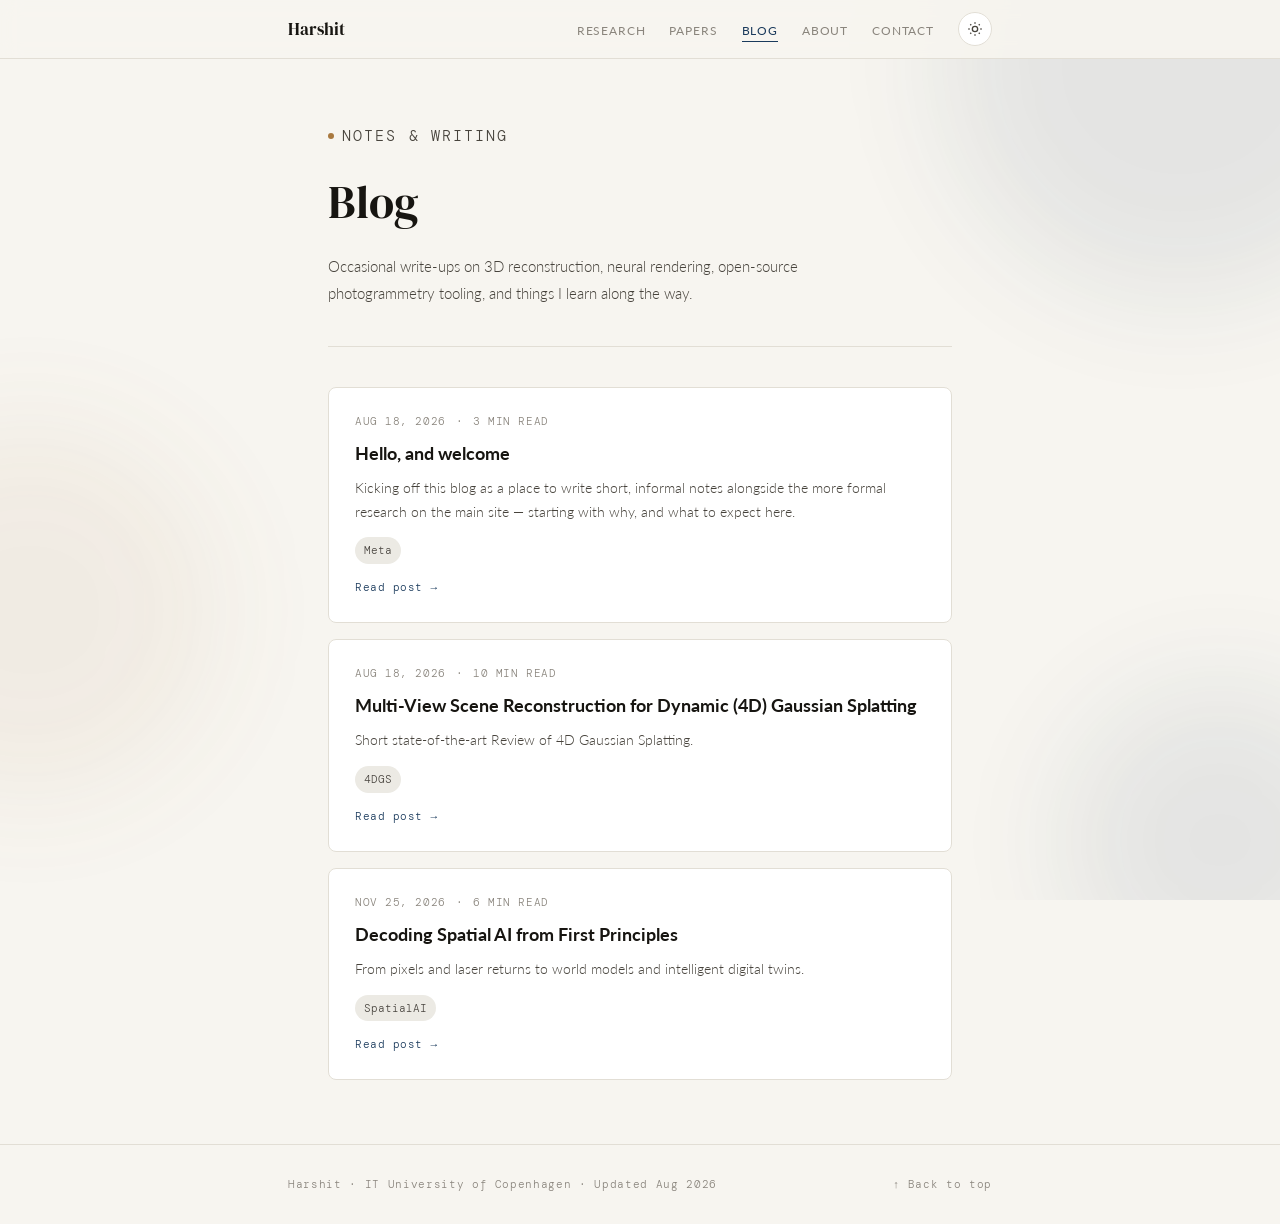
<file: blog/index.html>
<!DOCTYPE html>
<html lang="en">
<head>
  <meta charset="UTF-8" />
  <meta name="viewport" content="width=device-width, initial-scale=1.0" />
  <title>Blog — Harshit</title>
  <meta name="description" content="Notes on 3D reconstruction, neural rendering, and open-source photogrammetry — from Harshit, Postdoctoral Researcher at ITU Copenhagen." />
  <link rel="preconnect" href="https://fonts.googleapis.com" />
  <link href="https://fonts.googleapis.com/css2?family=DM+Serif+Display:ital@0;1&family=DM+Mono:wght@400;500&family=Lato:wght@300;400;700&display=swap" rel="stylesheet" />
  <link rel="stylesheet" href="../assets/blog.css" />
</head>
<body>

<div class="progress-bar" id="progressBar"></div>
<div class="bg-accent"><span class="a1"></span><span class="a2"></span><span class="a3"></span></div>
<div class="grain"></div>

<nav>
  <div class="wrapper">
    <a href="../index.html" class="nav-name">Harshit</a>
    <div class="nav-right">
      <ul class="nav-links" id="navLinks">
        <li><a href="../index.html#research">Research</a></li>
        <li><a href="../index.html#publications">Papers</a></li>
        <li><a href="index.html" class="current">Blog</a></li>
        <li><a href="../index.html#about">About</a></li>
        <li><a href="../index.html#contact">Contact</a></li>
      </ul>
      <button class="theme-toggle" id="themeToggle" aria-label="Toggle dark mode" type="button">
        <svg class="icon-sun" viewBox="0 0 24 24" fill="none" stroke="currentColor" stroke-width="2"><circle cx="12" cy="12" r="4"/><path d="M12 2v2M12 20v2M4.93 4.93l1.41 1.41M17.66 17.66l1.41 1.41M2 12h2M20 12h2M4.93 19.07l1.41-1.41M17.66 6.34l1.41-1.41"/></svg>
        <svg class="icon-moon" viewBox="0 0 24 24" fill="none" stroke="currentColor" stroke-width="2"><path d="M21 12.79A9 9 0 1 1 11.21 3 7 7 0 0 0 21 12.79z"/></svg>
      </button>
      <button class="nav-toggle-btn" id="navToggleBtn" aria-label="Toggle menu" type="button">
        <svg viewBox="0 0 24 24" fill="none" stroke="currentColor" stroke-width="2"><path d="M3 6h18M3 12h18M3 18h18"/></svg>
      </button>
    </div>
  </div>
</nav>

<main id="top">
  <div class="wrapper narrow">

    <div class="blog-header reveal">
      <p class="blog-eyebrow"><span class="dot"></span>Notes &amp; Writing</p>
      <h1>Blog</h1>
      <p>Occasional write-ups on 3D reconstruction, neural rendering, open-source photogrammetry tooling, and things I learn along the way.</p>
    </div>

    <div class="post-list reveal-stagger">

      <!--
        HOW TO ADD A NEW POST
        1. Duplicate /blog/posts/hello-world.html and rename it, e.g. /blog/posts/my-new-post.html
        2. Edit its title, date, and body content.
        3. Copy one .post-card block below, update the href, date, title, excerpt and tags.
        4. Commit and push — GitHub Pages will serve it automatically.
      -->

      <a class="post-card stagger-item" href="posts/hello-world.html">
        <div class="post-meta"><span>Aug 18, 2026</span><span>·</span><span>3 min read</span></div>
        <h2>Hello, and welcome</h2>
        <p class="excerpt">Kicking off this blog as a place to write short, informal notes alongside the more formal research on the main site — starting with why, and what to expect here.</p>
        <div class="post-tags">
          <span class="post-tag">Meta</span>
        </div>
        <span class="post-read">Read post →</span>
      </a>

      <a class="post-card stagger-item" href="posts/4DGS_report.html">
        <div class="post-meta"><span>Aug 18, 2026</span><span>·</span><span>10 min read</span></div>
        <h2>Multi-View Scene Reconstruction for Dynamic (4D) Gaussian Splatting</h2>
        <p class="excerpt">Short state-of-the-art Review of 4D Gaussian Splatting.</p>
        <div class="post-tags">
          <span class="post-tag">4DGS</span>
        </div>
        <span class="post-read">Read post →</span>
      </a>

      <a class="post-card stagger-item" href="posts/spatial-ai-first-principles.html">
        <div class="post-meta"><span>Nov 25, 2026</span><span>·</span><span>6 min read</span></div>
        <h2>Decoding Spatial AI from First Principles</h2>
        <p class="excerpt">From pixels and laser returns to world models and intelligent digital twins.</p>
        <div class="post-tags">
          <span class="post-tag">SpatialAI</span>
        </div>
        <span class="post-read">Read post →</span>
      </a>

    </div>
  </div>
</main>

<footer>
  <div class="wrapper">
    <p>Harshit · IT University of Copenhagen · Updated Aug 2026</p>
    <a class="back-to-top" href="#top">↑ Back to top</a>
  </div>
</footer>

<script src="../assets/blog.js"></script>
</body>
</html>
</file>
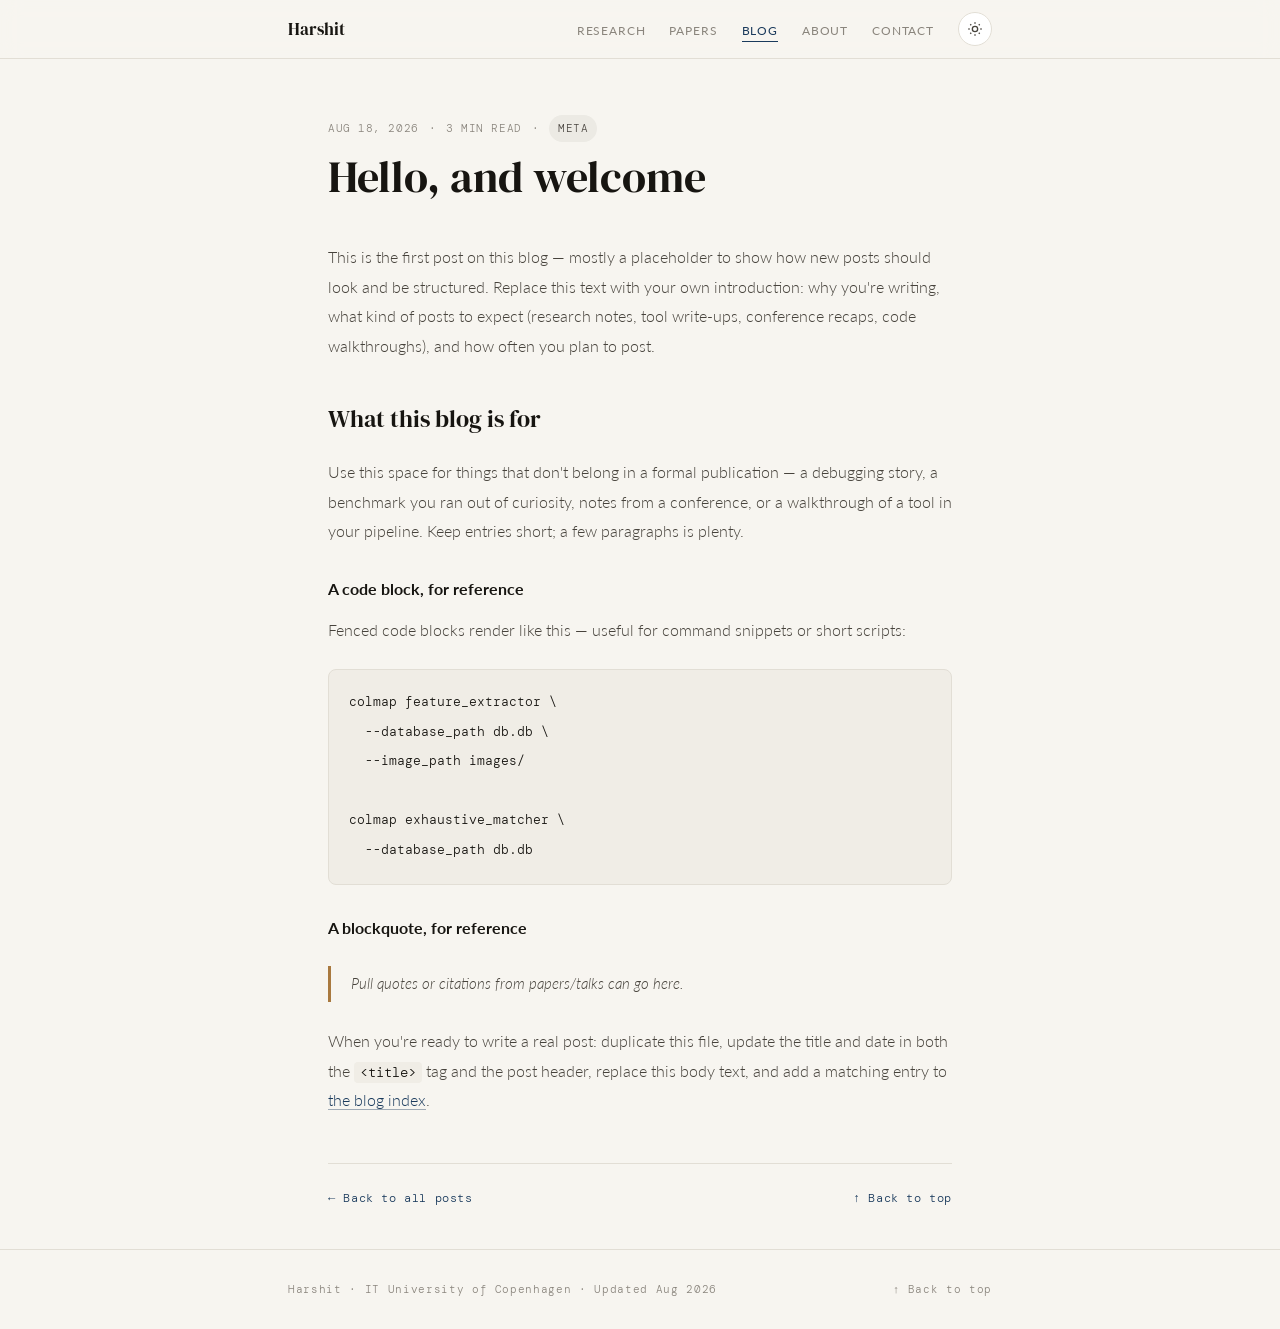
<file: blog/posts/hello-world.html>
<!DOCTYPE html>
<html lang="en">
<head>
  <meta charset="UTF-8" />
  <meta name="viewport" content="width=device-width, initial-scale=1.0" />
  <title>Hello, and welcome — Harshit</title>
  <meta name="description" content="Kicking off the blog: why it exists and what to expect." />
  <link rel="preconnect" href="https://fonts.googleapis.com" />
  <link href="https://fonts.googleapis.com/css2?family=DM+Serif+Display:ital@0;1&family=DM+Mono:wght@400;500&family=Lato:wght@300;400;700&display=swap" rel="stylesheet" />
  <link rel="stylesheet" href="../../assets/blog.css" />
</head>
<body>

<nav>
  <div class="wrapper">
    <a href="../../index.html" class="nav-name">Harshit</a>
    <div class="nav-right">
      <ul class="nav-links" id="navLinks">
        <li><a href="../../index.html#research">Research</a></li>
        <li><a href="../../index.html#publications">Papers</a></li>
        <li><a href="../index.html" class="current">Blog</a></li>
        <li><a href="../../index.html#about">About</a></li>
        <li><a href="../../index.html#contact">Contact</a></li>
      </ul>
      <button class="theme-toggle" id="themeToggle" aria-label="Toggle dark mode" type="button">
        <svg class="icon-sun" viewBox="0 0 24 24" fill="none" stroke="currentColor" stroke-width="2"><circle cx="12" cy="12" r="4"/><path d="M12 2v2M12 20v2M4.93 4.93l1.41 1.41M17.66 17.66l1.41 1.41M2 12h2M20 12h2M4.93 19.07l1.41-1.41M17.66 6.34l1.41-1.41"/></svg>
        <svg class="icon-moon" viewBox="0 0 24 24" fill="none" stroke="currentColor" stroke-width="2"><path d="M21 12.79A9 9 0 1 1 11.21 3 7 7 0 0 0 21 12.79z"/></svg>
      </button>
      <button class="nav-toggle-btn" id="navToggleBtn" aria-label="Toggle menu" type="button">
        <svg viewBox="0 0 24 24" fill="none" stroke="currentColor" stroke-width="2"><path d="M3 6h18M3 12h18M3 18h18"/></svg>
      </button>
    </div>
  </div>
</nav>

<main>
  <div class="wrapper narrow">
    <article class="post reveal">
      <div class="post-title-block">
        <div class="post-meta"><span>Aug 18, 2026</span><span>·</span><span>3 min read</span><span>·</span><span class="post-tag">Meta</span></div>
        <h1>Hello, and welcome</h1>
      </div>

      <div class="post-body">
        <p>
          This is the first post on this blog — mostly a placeholder to show how new posts should
          look and be structured. Replace this text with your own introduction: why you're writing,
          what kind of posts to expect (research notes, tool write-ups, conference recaps, code
          walkthroughs), and how often you plan to post.
        </p>

        <h2>What this blog is for</h2>
        <p>
          Use this space for things that don't belong in a formal publication — a debugging story,
          a benchmark you ran out of curiosity, notes from a conference, or a walkthrough of a tool
          in your pipeline. Keep entries short; a few paragraphs is plenty.
        </p>

        <h3>A code block, for reference</h3>
        <p>Fenced code blocks render like this — useful for command snippets or short scripts:</p>
        <pre><code>colmap feature_extractor \
  --database_path db.db \
  --image_path images/

colmap exhaustive_matcher \
  --database_path db.db</code></pre>

        <h3>A blockquote, for reference</h3>
        <blockquote>
          Pull quotes or citations from papers/talks can go here.
        </blockquote>

        <p>
          When you're ready to write a real post: duplicate this file, update the title and date in
          both the <code>&lt;title&gt;</code> tag and the post header, replace this body text, and
          add a matching entry to <a href="../index.html">the blog index</a>.
        </p>
      </div>

      <div class="post-footer-nav">
        <a href="../index.html">← Back to all posts</a>
        <a href="#top">↑ Back to top</a>
      </div>
    </article>
  </div>
</main>

<footer>
  <div class="wrapper">
    <p>Harshit · IT University of Copenhagen · Updated Aug 2026</p>
    <a class="back-to-top" href="#top">↑ Back to top</a>
  </div>
</footer>

<script src="../../assets/blog.js"></script>
</body>
</html>
</file>
<file: assets/blog.css>
/* ============================================================
   Shared stylesheet for blog pages — harshitvrm.github.io/blog
   Mirrors the design system used on the main site (index.html)
   ============================================================ */

:root {
  --bg: #f7f5f0;
  --surface: #ffffff;
  --surface-raised: #ffffff;
  --ink: #171511;
  --ink-mid: #47433c;
  --ink-muted: #8a857d;
  --accent: #1a3a5c;
  --accent-2: #a9793f;
  --accent-light: #e8eef5;
  --accent-2-light: #f5ede1;
  --rule: #e2ded5;
  --tag-bg: #eceae4;
  --tag-text: #4a4640;
  --link: #1a3a5c;
  --shadow: rgba(23, 21, 17, 0.06);
  --code-bg: #f0ede6;
  --grad-a: rgba(26, 58, 92, 0.12);
  --grad-b: rgba(169, 121, 63, 0.10);
  color-scheme: light;
}

html[data-theme="dark"] {
  --bg: #0f1115;
  --surface: #171a20;
  --surface-raised: #1c2027;
  --ink: #f3f1ea;
  --ink-mid: #c7c2b8;
  --ink-muted: #857f76;
  --accent: #7fa8d9;
  --accent-2: #d9ac6f;
  --accent-light: #1c2a38;
  --accent-2-light: #2b2419;
  --rule: #272b33;
  --tag-bg: #1f232b;
  --tag-text: #c7c2b8;
  --link: #7fa8d9;
  --shadow: rgba(0, 0, 0, 0.35);
  --code-bg: #1b1e25;
  --grad-a: rgba(127, 168, 217, 0.10);
  --grad-b: rgba(217, 172, 111, 0.08);
  color-scheme: dark;
}

*, *::before, *::after { box-sizing: border-box; margin: 0; padding: 0; }
html { scroll-behavior: smooth; }

body {
  background: var(--bg);
  color: var(--ink);
  font-family: 'Lato', sans-serif;
  font-weight: 300;
  font-size: 16px;
  line-height: 1.7;
  -webkit-font-smoothing: antialiased;
  transition: background 0.3s ease, color 0.3s ease;
  overflow-x: hidden;
}

a { color: inherit; }

/* Ambient background accents (matches main site) */
.bg-accent { position: fixed; inset: 0; z-index: -1; pointer-events: none; overflow: hidden; }
.bg-accent span {
  position: absolute; border-radius: 50%; filter: blur(60px);
  opacity: 0.7; transition: opacity 0.3s ease, transform 0.6s cubic-bezier(0.16,1,0.3,1);
  will-change: transform;
}
.bg-accent .a1 { width: 480px; height: 480px; background: var(--grad-a); top: -180px; right: -140px; }
.bg-accent .a2 { width: 380px; height: 380px; background: var(--grad-b); top: 420px; left: -160px; }
.bg-accent .a3 { width: 320px; height: 320px; background: var(--grad-a); bottom: -100px; right: -100px; }

/* Film-grain texture for depth (matches main site) */
.grain {
  position: fixed; inset: 0; z-index: -1; pointer-events: none;
  opacity: 0.035; mix-blend-mode: overlay;
  background-image: url("data:image/svg+xml,%3Csvg xmlns='http://www.w3.org/2000/svg' width='200' height='200'%3E%3Cfilter id='n'%3E%3CfeTurbulence type='fractalNoise' baseFrequency='0.9' numOctaves='2' stitchTiles='stitch'/%3E%3C/filter%3E%3Crect width='100%25' height='100%25' filter='url(%23n)'/%3E%3C/svg%3E");
  background-size: 180px 180px;
  transition: opacity 0.3s ease;
}
html[data-theme="dark"] .grain { opacity: 0.07; mix-blend-mode: soft-light; }

/* Scroll progress bar (matches main site) */
.progress-bar {
  position: fixed; top: 0; left: 0; height: 2px; width: 0%;
  background: linear-gradient(90deg, var(--accent), var(--accent-2));
  z-index: 200; transition: width 0.1s linear;
}

@keyframes pulse {
  0%, 100% { opacity: 1; transform: scale(1); }
  50% { opacity: 0.4; transform: scale(0.7); }
}

.wrapper { max-width: 760px; margin: 0 auto; padding: 0 28px; position: relative; }
.wrapper.narrow { max-width: 680px; }

/* Nav (identical to main site) */
nav {
  position: sticky; top: 0; z-index: 100;
  background: color-mix(in srgb, var(--bg) 88%, transparent);
  backdrop-filter: blur(10px);
  border-bottom: 1px solid var(--rule);
  transition: background 0.3s ease, border-color 0.3s ease;
}
nav .wrapper { display: flex; align-items: center; justify-content: space-between; height: 58px; }
.nav-name { font-family: 'DM Serif Display', serif; font-size: 17px; color: var(--ink); text-decoration: none; }
.nav-right { display: flex; align-items: center; gap: 24px; }
.nav-links { display: flex; gap: 24px; list-style: none; }
.nav-links a {
  font-size: 12px; font-weight: 400; letter-spacing: 0.07em;
  text-transform: uppercase; color: var(--ink-muted); text-decoration: none;
  transition: color 0.2s; position: relative;
}
.nav-links a::after {
  content: ""; position: absolute; left: 0; bottom: -4px; width: 0; height: 1px;
  background: var(--accent); transition: width 0.25s ease;
}
.nav-links a:hover, .nav-links a.current { color: var(--accent); }
.nav-links a:hover::after, .nav-links a.current::after { width: 100%; }

.theme-toggle {
  width: 34px; height: 34px; border-radius: 50%;
  border: 1px solid var(--rule); background: var(--surface);
  display: flex; align-items: center; justify-content: center;
  cursor: pointer; color: var(--ink-mid); transition: border-color 0.2s, color 0.2s, transform 0.2s;
  flex-shrink: 0;
}
.theme-toggle:hover { border-color: var(--accent); color: var(--accent); transform: rotate(14deg); }
.theme-toggle svg { width: 16px; height: 16px; }
.theme-toggle .icon-moon { display: none; }
html[data-theme="dark"] .theme-toggle .icon-sun { display: none; }
html[data-theme="dark"] .theme-toggle .icon-moon { display: block; }

.nav-toggle-btn {
  display: none; width: 34px; height: 34px; border-radius: 50%;
  border: 1px solid var(--rule); background: var(--surface); cursor: pointer;
  align-items: center; justify-content: center; color: var(--ink-mid);
}

/* Reveal-on-scroll (shared behavior with main site) */
.reveal { opacity: 0; transform: translateY(18px); transition: opacity 0.6s ease, transform 0.6s ease; }
.reveal.visible { opacity: 1; transform: translateY(0); }
.reveal-stagger.visible .stagger-item { opacity: 1; transform: translateY(0); }
.stagger-item { opacity: 0; transform: translateY(14px); transition: opacity 0.5s ease, transform 0.5s ease; }
.reveal-stagger.visible .stagger-item:nth-child(1) { transition-delay: 0.02s; }
.reveal-stagger.visible .stagger-item:nth-child(2) { transition-delay: 0.08s; }
.reveal-stagger.visible .stagger-item:nth-child(3) { transition-delay: 0.14s; }
.reveal-stagger.visible .stagger-item:nth-child(4) { transition-delay: 0.20s; }
.reveal-stagger.visible .stagger-item:nth-child(5) { transition-delay: 0.26s; }
.reveal-stagger.visible .stagger-item:nth-child(6) { transition-delay: 0.32s; }

/* Blog header */
.blog-header { padding: 64px 0 40px; border-bottom: 1px solid var(--rule); }
.blog-eyebrow {
  font-family: 'DM Mono', monospace; font-size: 11px; letter-spacing: 0.14em;
  text-transform: uppercase; color: var(--ink-muted); margin-bottom: 14px;
  display: flex; align-items: center; gap: 8px;
}
.blog-eyebrow .dot {
  width: 6px; height: 6px; border-radius: 50%; background: var(--accent-2);
  display: inline-block; animation: pulse 2.4s ease-in-out infinite;
}
.blog-header h1 { font-family: 'DM Serif Display', serif; font-size: clamp(32px, 6vw, 46px); font-weight: 400; margin-bottom: 12px; }
.blog-header p { font-size: 15px; color: var(--ink-mid); max-width: 540px; line-height: 1.75; }

/* Post list */
.post-list { display: flex; flex-direction: column; gap: 16px; padding: 40px 0 64px; }
.post-card {
  display: block; text-decoration: none; color: inherit;
  background: var(--surface); border: 1px solid var(--rule); border-radius: 8px;
  padding: 24px 26px; transition: border-color 0.25s, box-shadow 0.25s, transform 0.25s;
  position: relative; overflow: hidden;
}
.post-card::before {
  content: ""; position: absolute; left: 0; top: 0; bottom: 0; width: 3px;
  background: linear-gradient(180deg, var(--accent), var(--accent-2));
  opacity: 0; transition: opacity 0.25s;
}
.post-card:hover { border-color: color-mix(in srgb, var(--accent) 35%, var(--rule)); box-shadow: 0 10px 28px var(--shadow); transform: translateY(-2px); }
.post-card:hover::before { opacity: 1; }
.post-meta {
  font-family: 'DM Mono', monospace; font-size: 11px; letter-spacing: 0.05em;
  color: var(--ink-muted); text-transform: uppercase; margin-bottom: 10px;
  display: flex; gap: 10px; align-items: center; flex-wrap: wrap;
}
.post-card h2 { font-size: 18px; font-weight: 700; color: var(--ink); line-height: 1.4; margin-bottom: 10px; }
.post-card p.excerpt { font-size: 14px; color: var(--ink-mid); line-height: 1.7; margin-bottom: 14px; }
.post-tags { display: flex; flex-wrap: wrap; gap: 6px; }
.post-tag { font-family: 'DM Mono', monospace; font-size: 11px; padding: 4px 9px; background: var(--tag-bg); color: var(--tag-text); border-radius: 100px; }
.post-read {
  font-family: 'DM Mono', monospace; font-size: 11px; letter-spacing: 0.05em; color: var(--link);
  margin-top: 14px; display: inline-block;
}

/* Article (single post) */
article.post {
  padding: 56px 0 40px;
}
.post-title-block { margin-bottom: 40px; }
.post-title-block h1 {
  font-family: 'DM Serif Display', serif; font-size: clamp(30px, 6vw, 44px);
  font-weight: 400; line-height: 1.15; margin-bottom: 16px;
}
.post-body { font-size: 16px; color: var(--ink-mid); line-height: 1.85; }
.post-body p { margin-bottom: 20px; }
.post-body h2 {
  font-family: 'DM Serif Display', serif; font-size: 24px; font-weight: 400;
  color: var(--ink); margin: 36px 0 16px;
}
.post-body h3 {
  font-size: 16px; font-weight: 700; color: var(--ink); margin: 28px 0 12px;
}
.post-body ul, .post-body ol { margin: 0 0 20px 22px; color: var(--ink-mid); }
.post-body li { margin-bottom: 8px; line-height: 1.7; }
.post-body a { color: var(--link); border-bottom: 1px solid color-mix(in srgb, var(--link) 40%, transparent); text-decoration: none; }
.post-body a:hover { border-bottom-color: var(--link); }
.post-body blockquote {
  border-left: 3px solid var(--accent-2); padding: 4px 0 4px 20px;
  margin: 24px 0; color: var(--ink-mid); font-style: italic; font-size: 15px;
}
.post-body code {
  font-family: 'DM Mono', monospace; font-size: 13.5px; background: var(--code-bg);
  padding: 2px 6px; border-radius: 4px; color: var(--ink);
}
.post-body pre {
  background: var(--code-bg); border: 1px solid var(--rule); border-radius: 8px;
  padding: 18px 20px; overflow-x: auto; margin: 24px 0;
}
.post-body pre code { background: none; padding: 0; font-size: 13px; line-height: 1.6; }
.post-body figure { margin: 28px 0; }
.post-body figcaption {
  font-family: 'DM Mono', monospace; font-size: 12px; color: var(--ink-muted);
  margin-top: 8px; text-align: center;
}
.post-body img { max-width: 100%; border-radius: 8px; border: 1px solid var(--rule); }
.post-body hr { border: none; border-top: 1px solid var(--rule); margin: 36px 0; }

.post-footer-nav {
  margin-top: 48px; padding-top: 24px; border-top: 1px solid var(--rule);
  display: flex; justify-content: space-between; align-items: center; flex-wrap: wrap; gap: 12px;
}
.post-footer-nav a {
  font-family: 'DM Mono', monospace; font-size: 12px; letter-spacing: 0.05em;
  color: var(--link); text-decoration: none; border-bottom: 1px solid transparent; transition: border-color 0.2s;
}
.post-footer-nav a:hover { border-bottom-color: var(--link); }

/* Footer */
footer { border-top: 1px solid var(--rule); padding: 30px 0; }
footer .wrapper { display: flex; justify-content: space-between; align-items: center; flex-wrap: wrap; gap: 10px; }
footer p { font-family: 'DM Mono', monospace; font-size: 11px; letter-spacing: 0.06em; color: var(--ink-muted); }
.back-to-top { font-family: 'DM Mono', monospace; font-size: 11px; letter-spacing: 0.06em; color: var(--ink-muted); text-decoration: none; transition: color 0.2s; }
.back-to-top:hover { color: var(--accent); }

@media (max-width: 640px) {
  .nav-links {
    position: fixed; top: 58px; left: 0; right: 0; background: var(--bg);
    flex-direction: column; gap: 0; border-bottom: 1px solid var(--rule);
    max-height: 0; overflow: hidden; transition: max-height 0.3s ease;
  }
  .nav-links.open { max-height: 320px; }
  .nav-links li { width: 100%; }
  .nav-links a { display: block; padding: 14px 28px; font-size: 12.5px; }
  .nav-toggle-btn { display: flex; }
  .blog-header { padding: 48px 0 32px; }
  article.post { padding: 40px 0 32px; }
}
</file>
